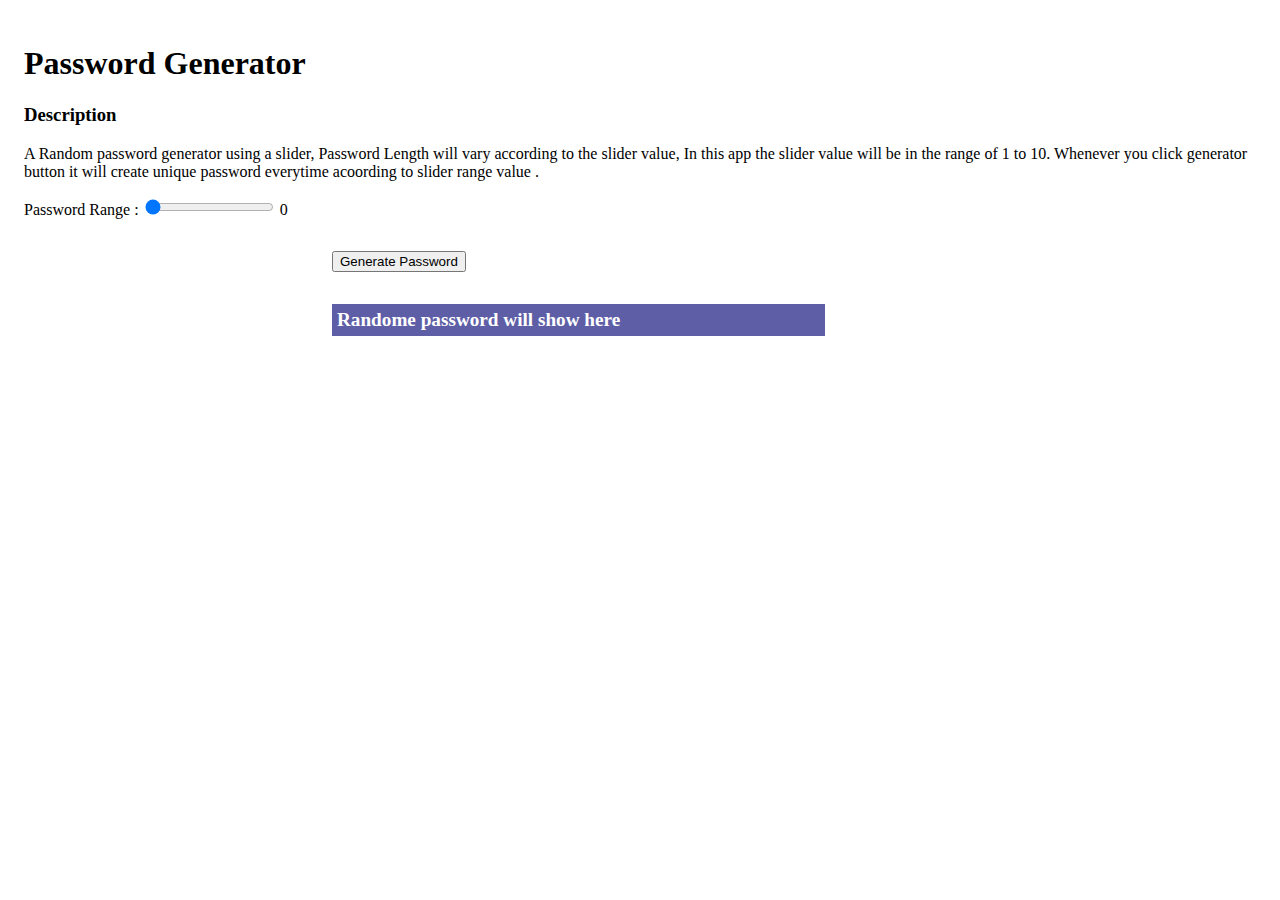
<file: Day1/index.html>
<!DOCTYPE html>
<html lang="en">
<head>
    <meta charset="UTF-8">
    <meta name="viewport" content="width=device-width, initial-scale=1.0">
    <title>Day1 of 100 Days</title>
    <link rel="stylesheet" href="style.css">
    <script src="main.js" defer></script>
</head>
<body>
   <header>
    <h1>Password Generator</h1>
   </header>
   <main>
    <section>
        <h3>Description</h3>
        <p>A Random password generator using a slider, Password Length will
            vary according to the slider value, In this app the slider value
            will be in the range of 1 to 10. Whenever you click generator button 
            it will create unique password everytime acoording to slider range 
            value .
        </p>
    </section>
    <section>
        Password Range : <input type="range" class="rangeVal" name="rangeVal"
        min="0" max="10" step="1" value="0">
        <span class="rangeVal_show">0</span>

        <div class="passGen">
            <button class="passGenBtn">Generate Password</button>
        </div>

        <div class="showPass">
            <h5>Randome password will show here</h5>
        </div>
    </section>
   </main>
</body>
</html>
</file>
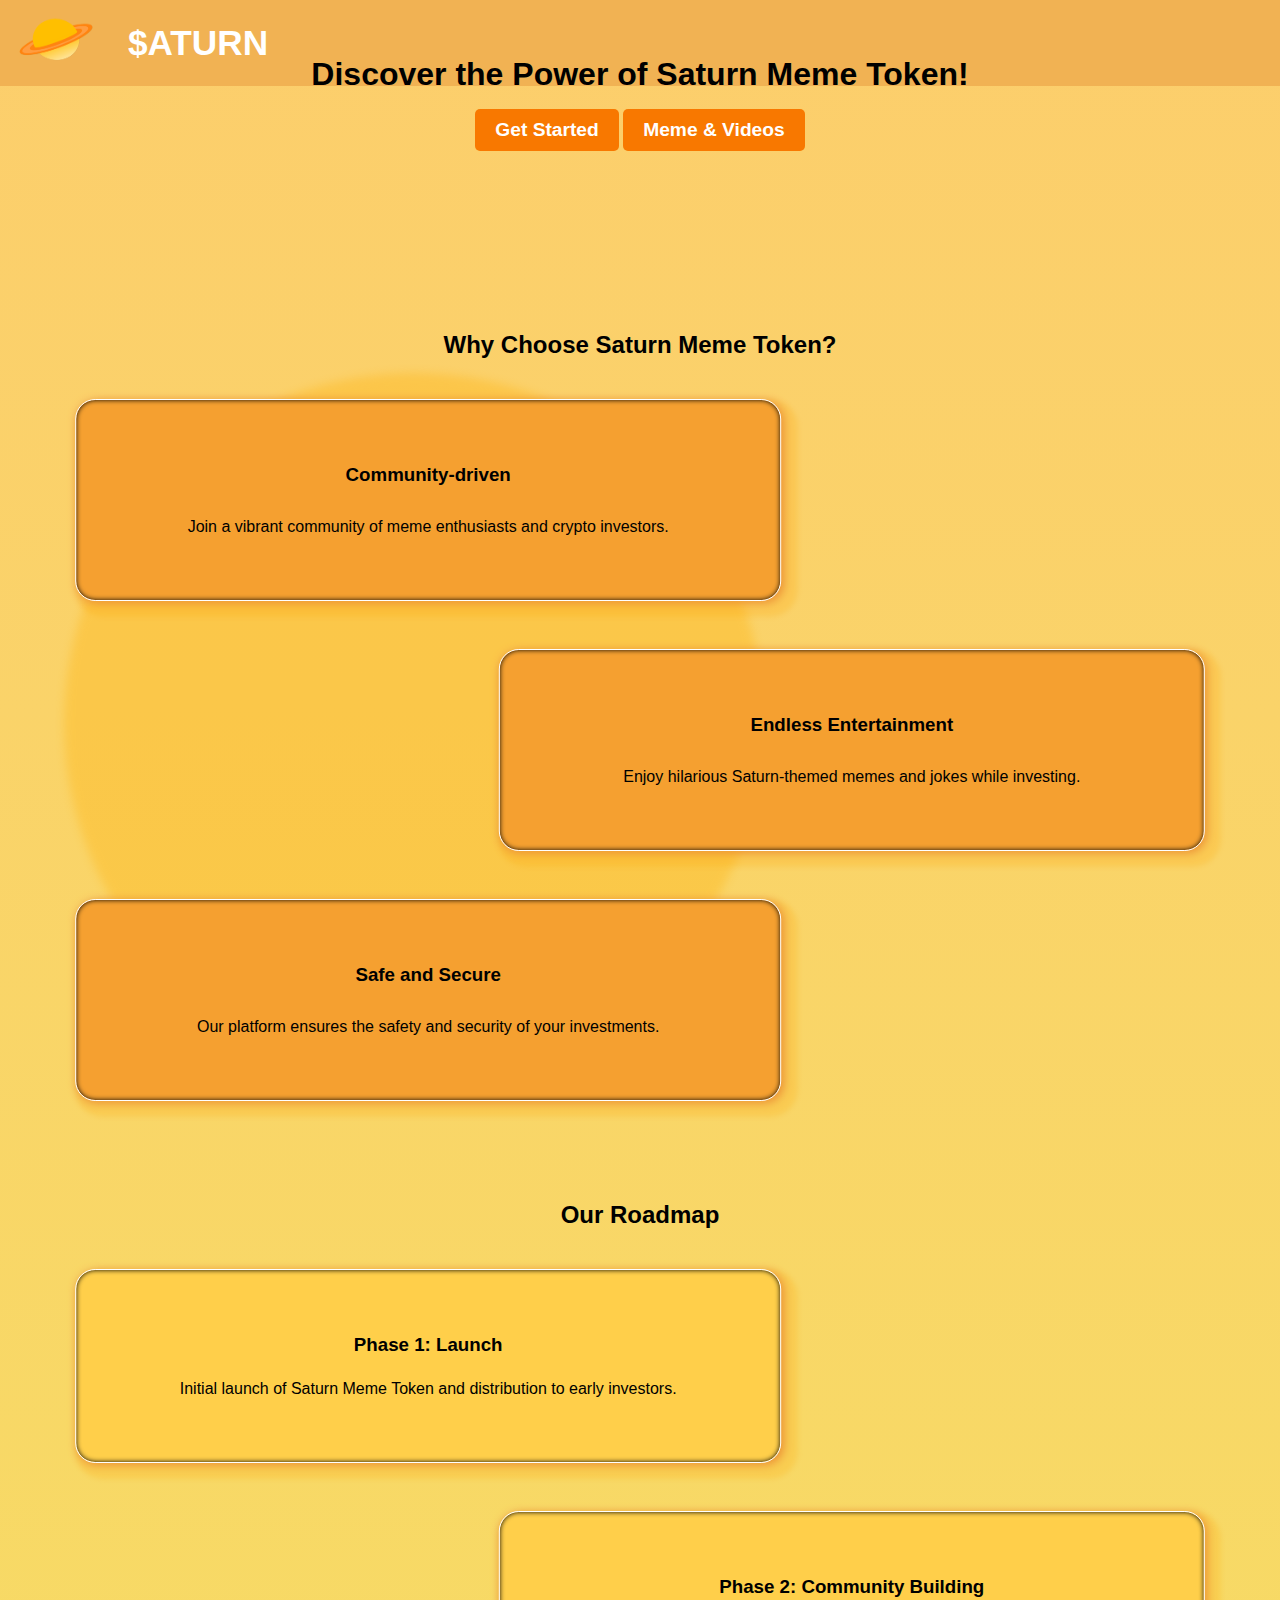
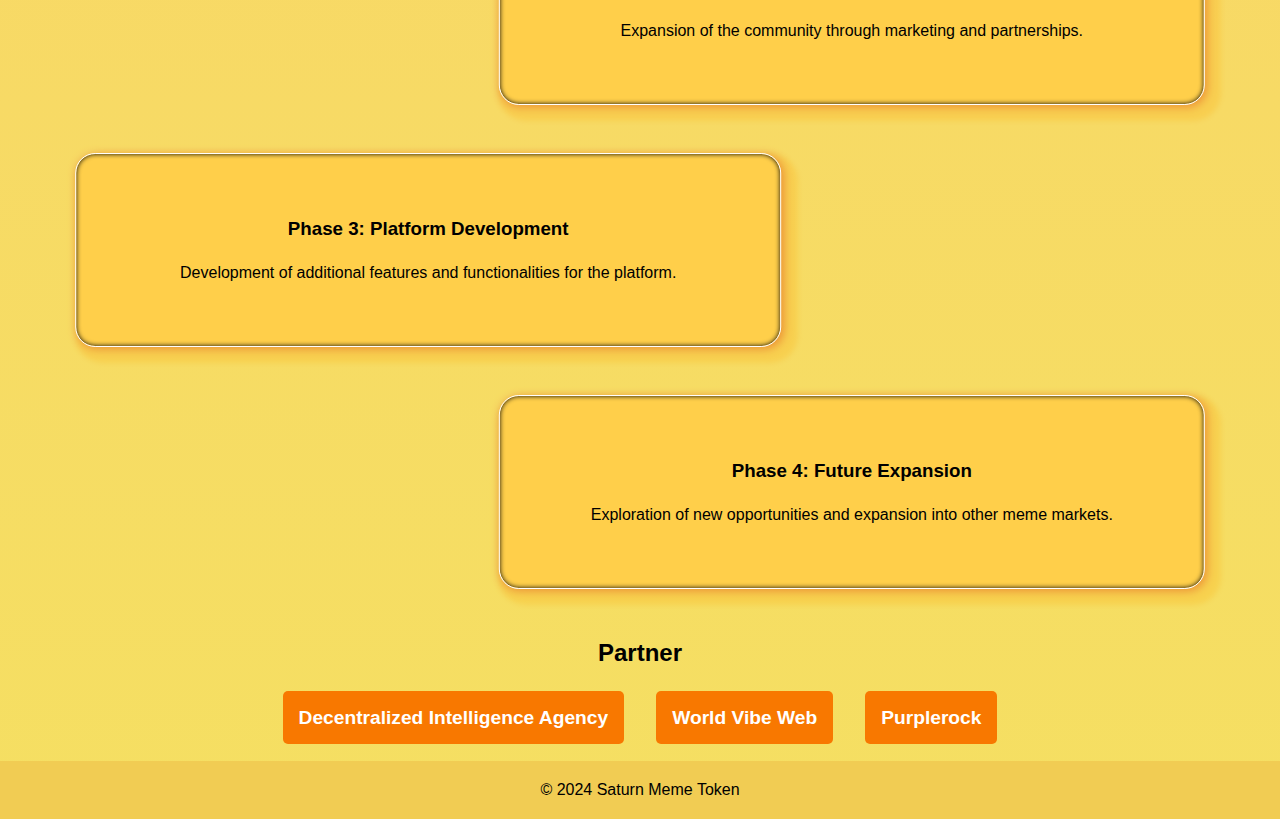
<file: Day10/index.html>
<!DOCTYPE html>
<html lang="en">
<head>
    <meta charset="UTF-8">
    <meta name="viewport" content="width=device-width, initial-scale=1.0">
    <title>Day10 Saturn Meme Token</title>
    <link rel="stylesheet" href="style.css">
    <script src="main.js" defer></script>
</head>
<body>
    <nav>
        <div class="container">
            <div class="saturn_logo"><img src="images/saturn_logo.png" alt=""></div>
            <div class="saturn_header"><h1 class="logo">$ATURN</h1></div>
        </div>
    </nav>

    <header>
        <div class="main_header iSec">
            <h1>Discover the Power of Saturn Meme Token!</h1>
            <a href="#" class="btn">Get Started</a>
            <a class="second_link btn" href="watch.html" class="btn">Meme & Videos</a>
        </div>
    </header>

    <main>
        <section class="features iSec">
            <h2>Why Choose Saturn Meme Token?</h2>
            <div class="feature f1">
                <h3>Community-driven</h3>
                <p>Join a vibrant community of meme enthusiasts and crypto investors.</p>
            </div>
            <div class="feature f2">
                <h3>Endless Entertainment</h3>
                <p>Enjoy hilarious Saturn-themed memes and jokes while investing.</p>
            </div>
            <div class="feature f3">
                <h3>Safe and Secure</h3>
                <p>Our platform ensures the safety and security of your investments.</p>
            </div>

            <div class="circle"></div>
        </section>

        <section class="roadmap iSec">
            <h2>Our Roadmap</h2>
            <div class="roadmap-item r1">
                <h3>Phase 1: Launch</h3>
                <p>Initial launch of Saturn Meme Token and distribution to early investors.</p>
            </div>
            <div class="roadmap-item r2">
                <h3>Phase 2: Community Building</h3>
                <p>Expansion of the community through marketing and partnerships.</p>
            </div>
            <div class="roadmap-item r3">
                <h3>Phase 3: Platform Development</h3>
                <p>Development of additional features and functionalities for the platform.</p>
            </div>
            <div class="roadmap-item r4">
                <h3>Phase 4: Future Expansion</h3>
                <p>Exploration of new opportunities and expansion into other meme markets.</p>
            </div>
        </section>        

        <section>
            <div class="partner_section">
                <h2>Partner</h2>
                <ul>
                    <li><a href="https://dia.wiki/">Decentralized Intelligence Agency</a></li>
                    <li><a href="https://worldvibeweb.org/">World Vibe Web</a></li>
                    <li><a href="https://purplerock.xyz/">Purplerock</a></li>
                </ul>
            </div>
        </section>
    </main>

    <footer>
        <p>&copy; 2024 Saturn Meme Token</p>
    </footer>
</body>
</html>
</file>
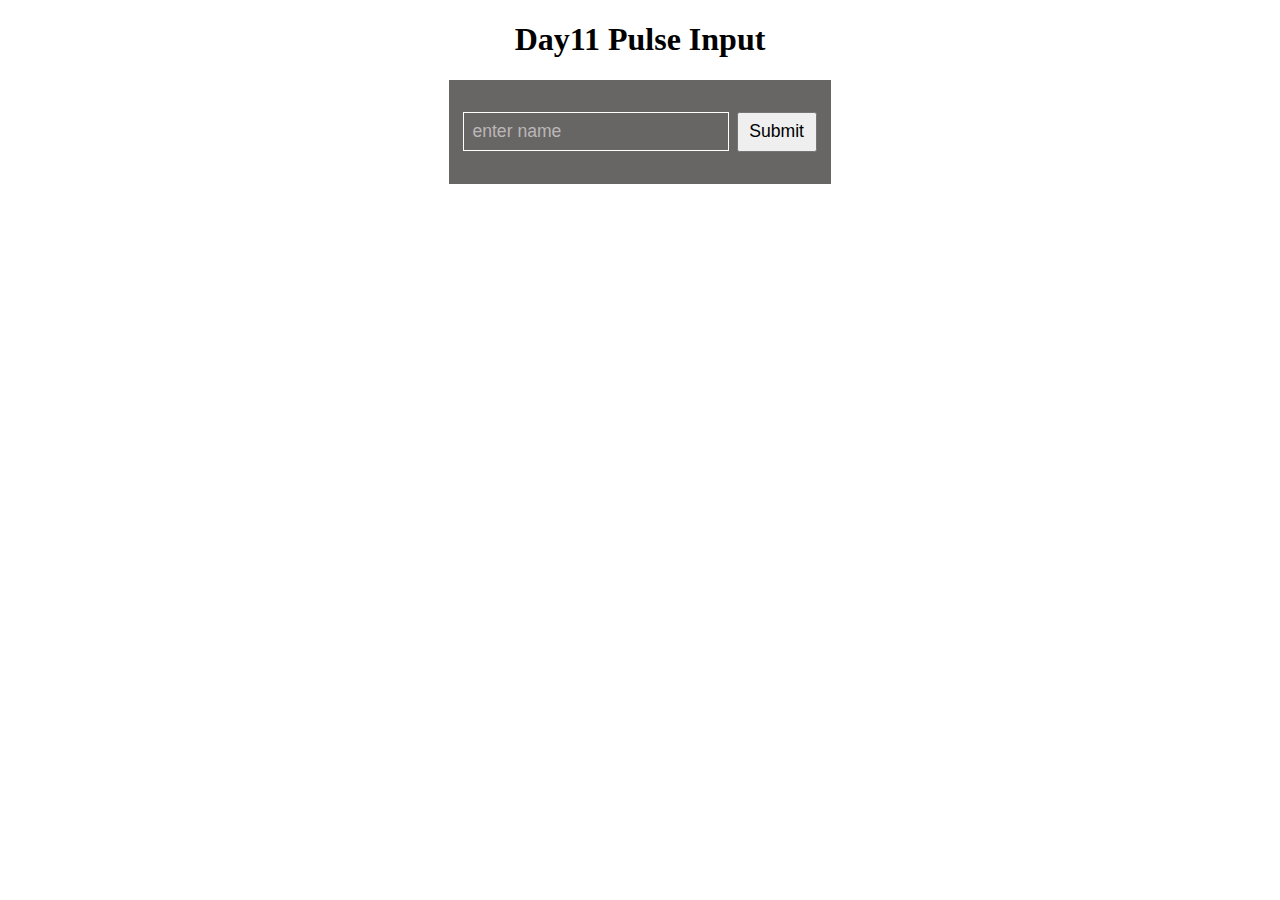
<file: Day11/index.html>
<!DOCTYPE html>
<html lang="en">
<head>
    <meta charset="UTF-8">
    <meta name="viewport" content="width=device-width, initial-scale=1.0">
    <title>Day11 challenge </title>
    <link rel="stylesheet" href="style.css">
    <script src="main.js" defer></script>
</head>
<body>

    <div>
        <h1>Day11 Pulse Input</h1>
    </div>

    <section>
        <div class="pulse_btn">
            <div class="inp">
                <input type="input" value="" placeholder="enter name">
                <span><img src="manu_close.png" alt="" srcset=""></span>
            </div>
            <div class="btn"><input type="button" value="Submit"></div>
        </div>
    </section>
    

</body>
</html>
</file>
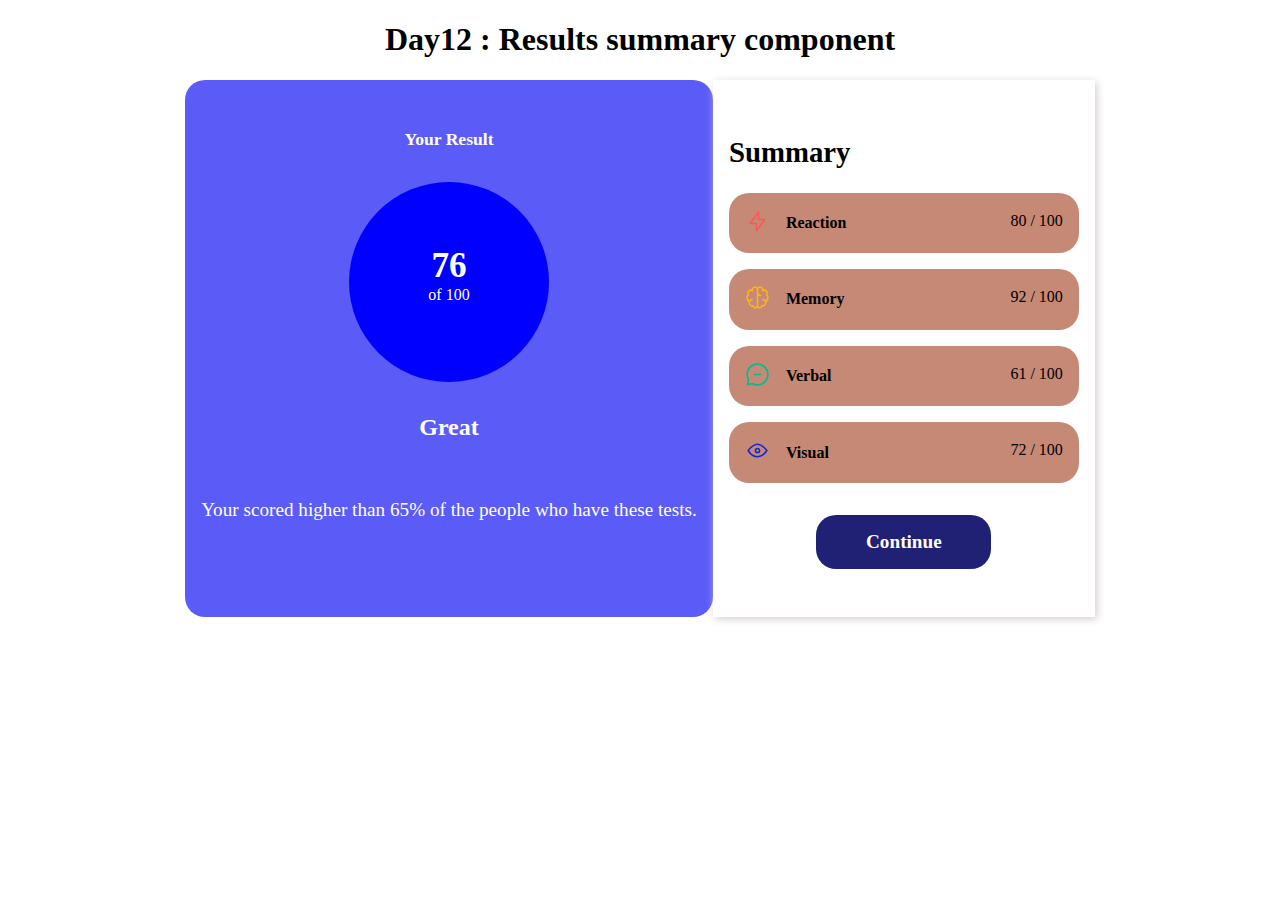
<file: Day12/index.html>
<!DOCTYPE html>
<html lang="en">
<head>
    <meta charset="UTF-8">
    <meta name="viewport" content="width=device-width, initial-scale=1.0">
    <title>Day12 challenge </title>
    <link rel="stylesheet" href="style.css">
    <script src="main.js" defer></script>
</head>
<body>

    <div>
        <h1>Day12 : Results summary component</h1>
    </div>

    <section class="main_sec">
        <div class="result">
            <div class="header_res"><p>Your Result</p></div>
            <div class="circle_res">
                <div>76</div>
                <div>of 100</div>
            </div>
            <div class="great_res"><h2>Great</h2></div>
            <div class="desc_res"><p>Your scored higher than 65% of the people who have these tests.</p></div>
        </div>
        <div class="summary">
            <div class="summary_header"><h2>Summary</h2></div>
            <div class="summary_lists">
                
            </div>
            <div class="continue">Continue</div>
        </div>
        </div>
    </section>
    

</body>
</html>

<!-- 
    shift+alt+select, alt+1/2/3(tab), ctrl+p, ctrl+b, ctrl+-/+(zoom),
    ctrl+\, ctrl+arrow(left right),  shift+ctrl+arrow, ctrl+/, 
    ctrl+d, shift+up/down/left/right(selct one line or letter),
    ctrl+shift+let/right/top/down(one line or one word)
 -->
</file>
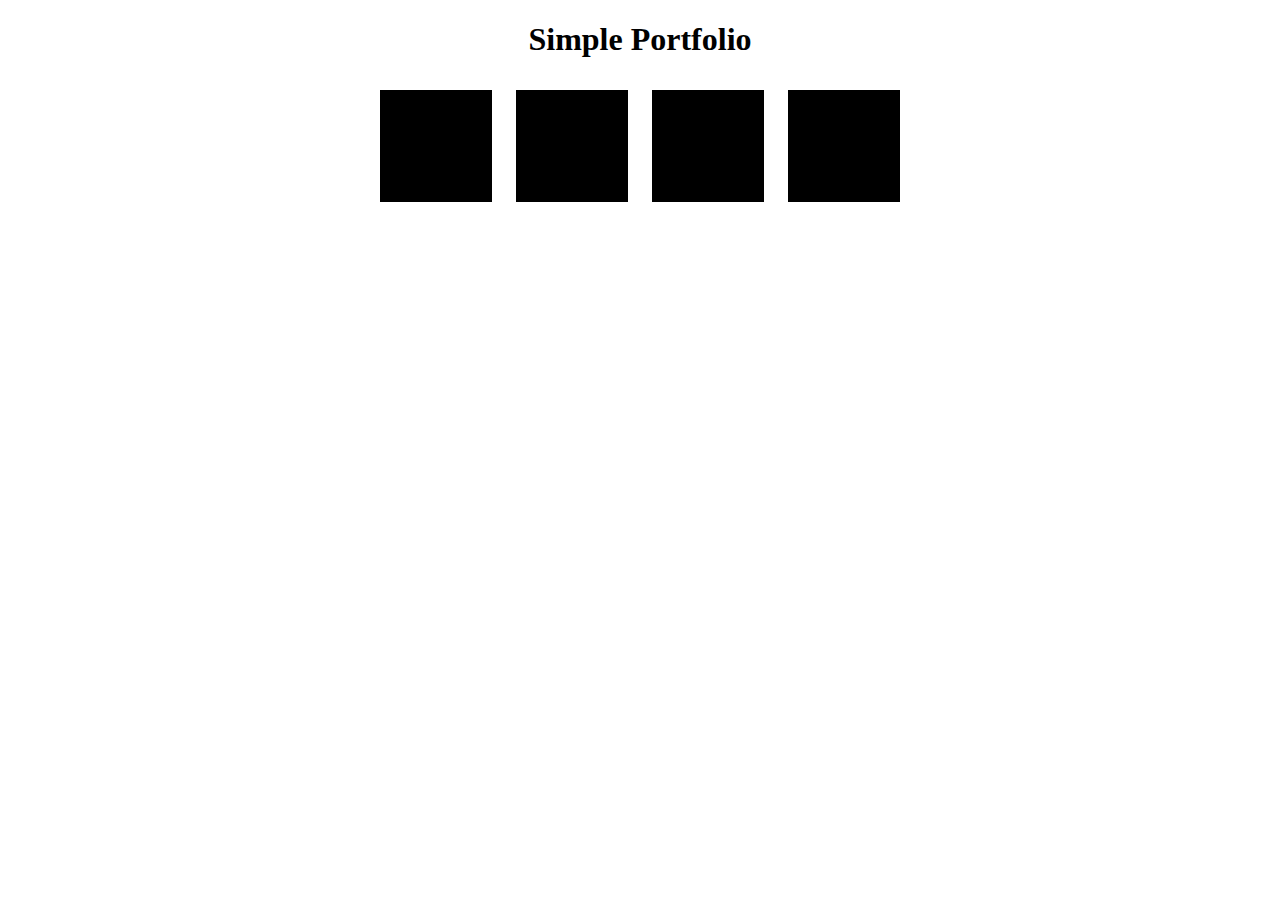
<file: Day14/index.html>
<!DOCTYPE html>
<html lang="en">
<head>
    <meta charset="UTF-8">
    <meta name="viewport" content="width=device-width, initial-scale=1.0">
    <title>Simple</title>
    <link rel="stylesheet" href="style.css">
    <script src="main.js" defer></script>
</head>
<body>

    <div>
        <h1>Simple Portfolio</h1>
    </div>

    <div class="myDiv">
        <div class="element" draggable="true"></div>
    </div>
    <div class="myDiv"></div>
    <div class="myDiv"></div>
    <div class="myDiv"></div>
    
</body>
</html>
</file>
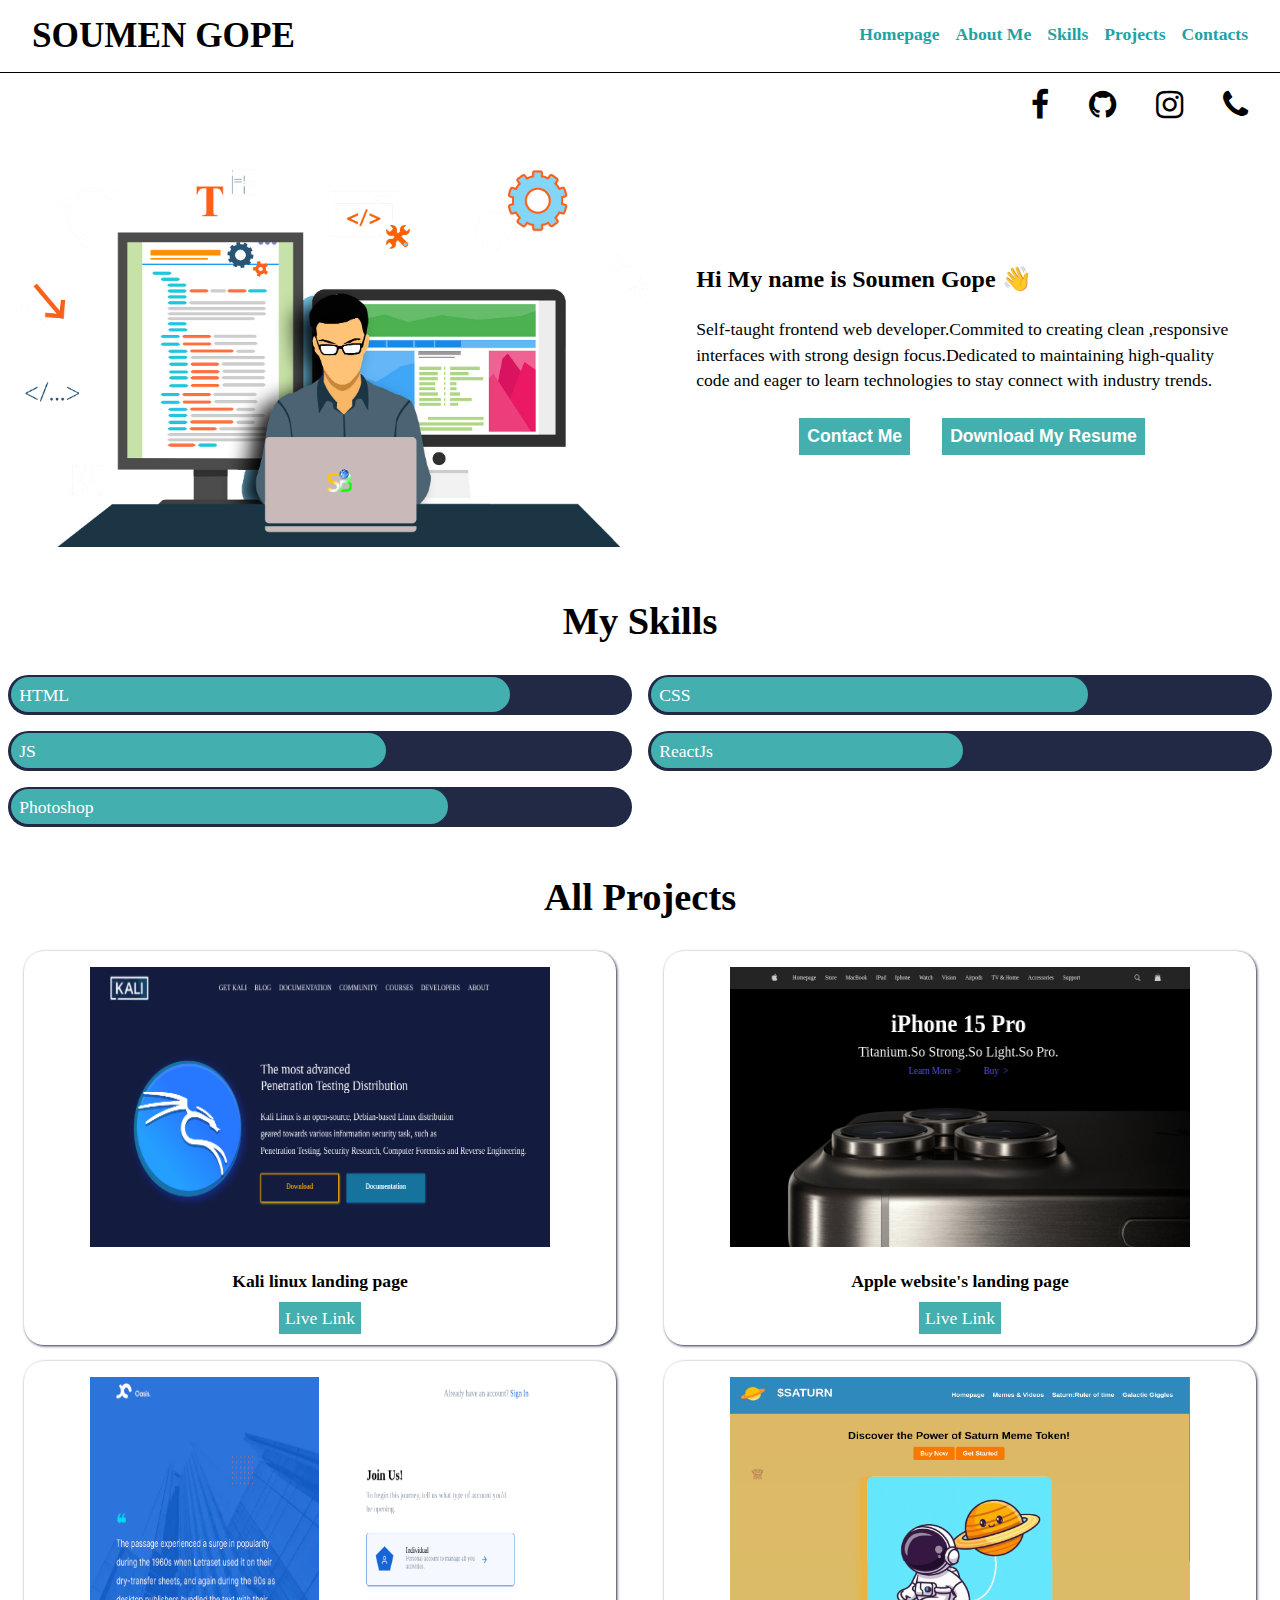
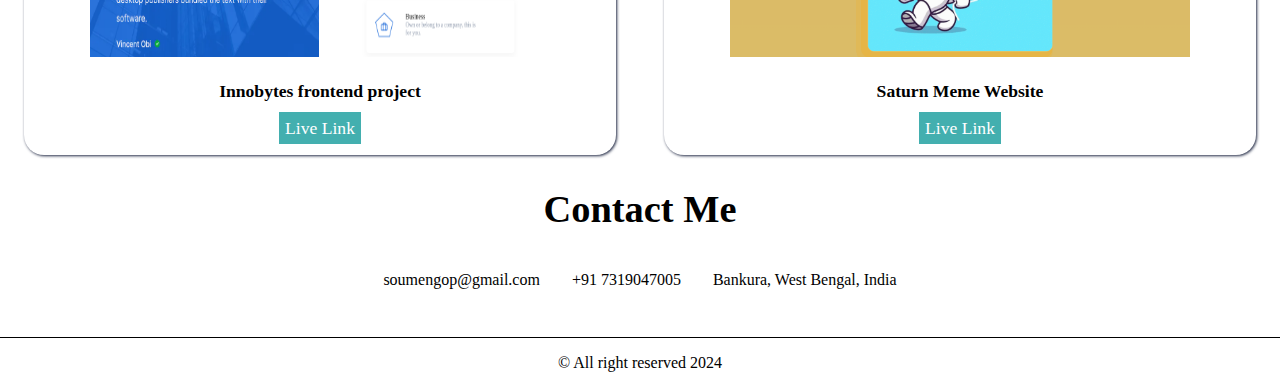
<file: Day15/index.html>
<!DOCTYPE html>
<html lang="en">
<head>
    <meta charset="UTF-8">
    <meta name="viewport" content="width=device-width, initial-scale=1.0">
    <title>Soumen Gope</title>
    <link rel="stylesheet" href="https://cdnjs.cloudflare.com/ajax/libs/font-awesome/4.7.0/css/font-awesome.min.css">
    <link rel="stylesheet" href="style.css">
</head>
<body>
    <header>
        <div class="main_header">
            <div class="header_name">SOUMEN GOPE</div>
            
            <nav>
                <div><a href="#">Homepage</a></div>
                <div><a href="#">About Me</a></div>
                <div><a href="#">Skills</a></div>
                <div><a href="#">Projects</a></div>
                <div><a href="#">Contacts</a></div>
            </nav>
        </div>
    </header>

    <section>
        <div class="contact_logos">
            <div><a href=""><i class="fa fa-facebook fa-2x"></i></a></i></div>
            <div><a href=""><i class="fa fa-github fa-2x"></i></a></i></div>
            <div><a href=""><i class="fa fa-instagram fa-2x"></i></a></i></div>
            <div><a href=""><i class="fa fa-phone fa-2x"></i></a></i></div>
        </div>
    </section>

    <main>

        <section>
            <div class="main_intro">
                <div class="left_side">
                    <img src="profile.png" alt="">
                </div>
                <div class="right_side">
                    <h2>Hi My name is Soumen Gope 👋</h2>
                    <p>Self-taught frontend web developer.Commited to creating clean ,responsive interfaces with strong design focus.Dedicated to maintaining high-quality code and eager to learn technologies to stay connect with industry trends.</p>
                    <div class="contacts">
                        <div><button>Contact Me</button></div>
                        <div><a href="Soumengope2024.pdf" download><button>Download My Resume</button></a></div>
                    </div>
                </div>
            </div>
        </section>

        <section>
            <div class="skills_header">
                <h1>My Skills</h1>
            </div>
            <div class="main_skills">
                <div>
                    <div class="eight"><p>HTML</p></div>
                </div>
                <div>
                    <div class="seven"><p>CSS</p></div>
                </div>
                <div>
                    <div class="six"><p>JS</p></div>
                </div>
                <div>
                    <div class="five"><p>ReactJs</p></div>
                </div>
                <div>
                    <div class="seven"><p>Photoshop</p></div>
                </div>
            </div>
        </section>

        <section>
            <div class="projects_header">
                <h1>All Projects</h1>
            </div>
            <div class="main_projects">
                <div class="projects_main">
                    <div class="projectLists">
                        <div class="img_proj"><img src="kaliOrg.png" alt=""></div>
                        <div><p>Kali linux landing page</p></div>
                        <div><a href="https://kaliorg.free.nf/">Live Link</a></div>
                    </div>
                </div>
                <div class="projects_main">
                    <div class="projectLists">
                        <div class="img_proj"><img src="appleOrg.png" alt=""></div>
                        <div><p>Apple website's landing page</p></div>
                        <div><a href="https://applehompepageclone.free.nf/">Live Link</a></div>
                    </div>
                </div>
                <div class="projects_main">
                    <div class="projectLists">
                        <div class="img_proj"><img src="innoBytes_frontend.png" alt=""></div>
                        <div><p>Innobytes frontend project</p></div>
                        <div><a href="https://innobytes-frontend-woad.vercel.app/">Live Link</a></div>
                    </div>
                </div>
                <div class="projects_main">
                    <div class="projectLists">
                        <div class="img_proj"><img src="saturn.png" alt=""></div>
                        <div><p>Saturn Meme Website</p></div>
                        <div><a href="https://soumengope.github.io/Saturn-Meme-Token/">Live Link</a></div>
                    </div>
                </div>
            </div>
        </section>

        <section>
            <div class="contacts_header">
                <h1>Contact Me</h1>
            </div>
            <div class="contacts">
                <p>soumengop@gmail.com</p>
                <p>+91 7319047005</p>
                <p>Bankura, West Bengal, India</p>
            </div>
        </section>

    </main>

    <footer>
        <div>
            <p>&#169 All right reserved 2024</p>
        </div>
    </footer>
</body>
</html>
</file>
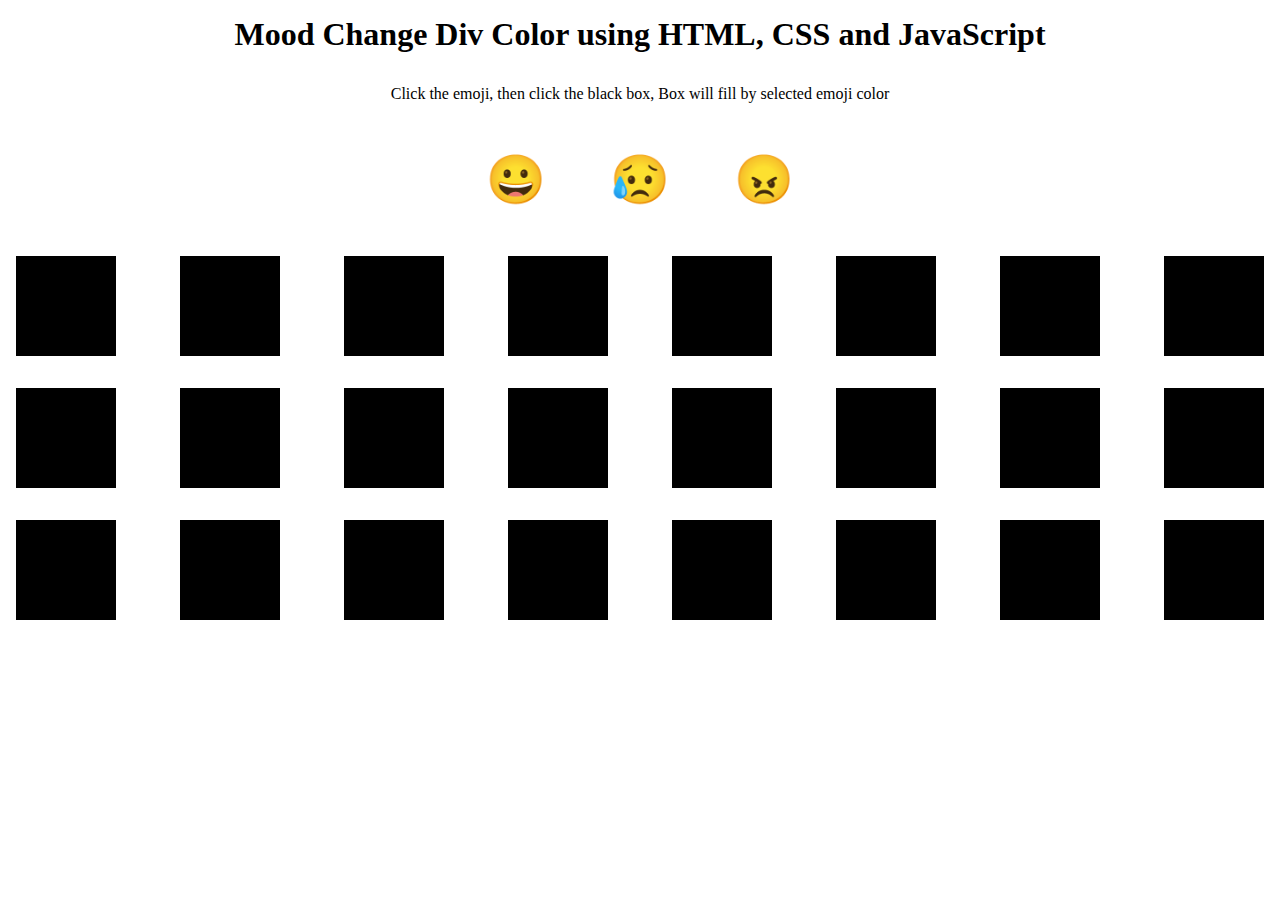
<file: Day2/index.html>
<!DOCTYPE html>
<html lang="en">
<head>
    <meta charset="UTF-8">
    <meta name="viewport" content="width=device-width, initial-scale=1.0">
    <title>Day 2 of 100 Days coding Challenge</title>
    <link rel="stylesheet" href="style.css" />
    <script src="main.js" defer></script>
</head>
<body>
    <header>
        <h1> Mood Change Div Color using HTML, CSS and JavaScript</h1>
        <p>Click the emoji, then click the black box, Box will fill by selected emoji color</p>
    </header>
    <section>
        <div class="emojies">
            <div class="emoji happy">😀</div>
            <div class="emoji sad">😥</div>
            <div class="emoji angry">😠</div>
        </div>
    </section>

    <main>
        <section>
            <div class="main">
                <div class="divs"></div>
                <div class="divs"></div>
                <div class="divs"></div>
                <div class="divs"></div>
                <div class="divs"></div>
                <div class="divs"></div>
                <div class="divs"></div>
                <div class="divs"></div>
                <div class="divs"></div>
                <div class="divs"></div>
                <div class="divs"></div>
                <div class="divs"></div>
                <div class="divs"></div>
                <div class="divs"></div>
                <div class="divs"></div>
                <div class="divs"></div>
                <div class="divs"></div>
                <div class="divs"></div>
                <div class="divs"></div>
                <div class="divs"></div>
                <div class="divs"></div>
                <div class="divs"></div>
                <div class="divs"></div>
                <div class="divs"></div>
            </div>
        </section>
    </main>

</body>
</html>
</file>
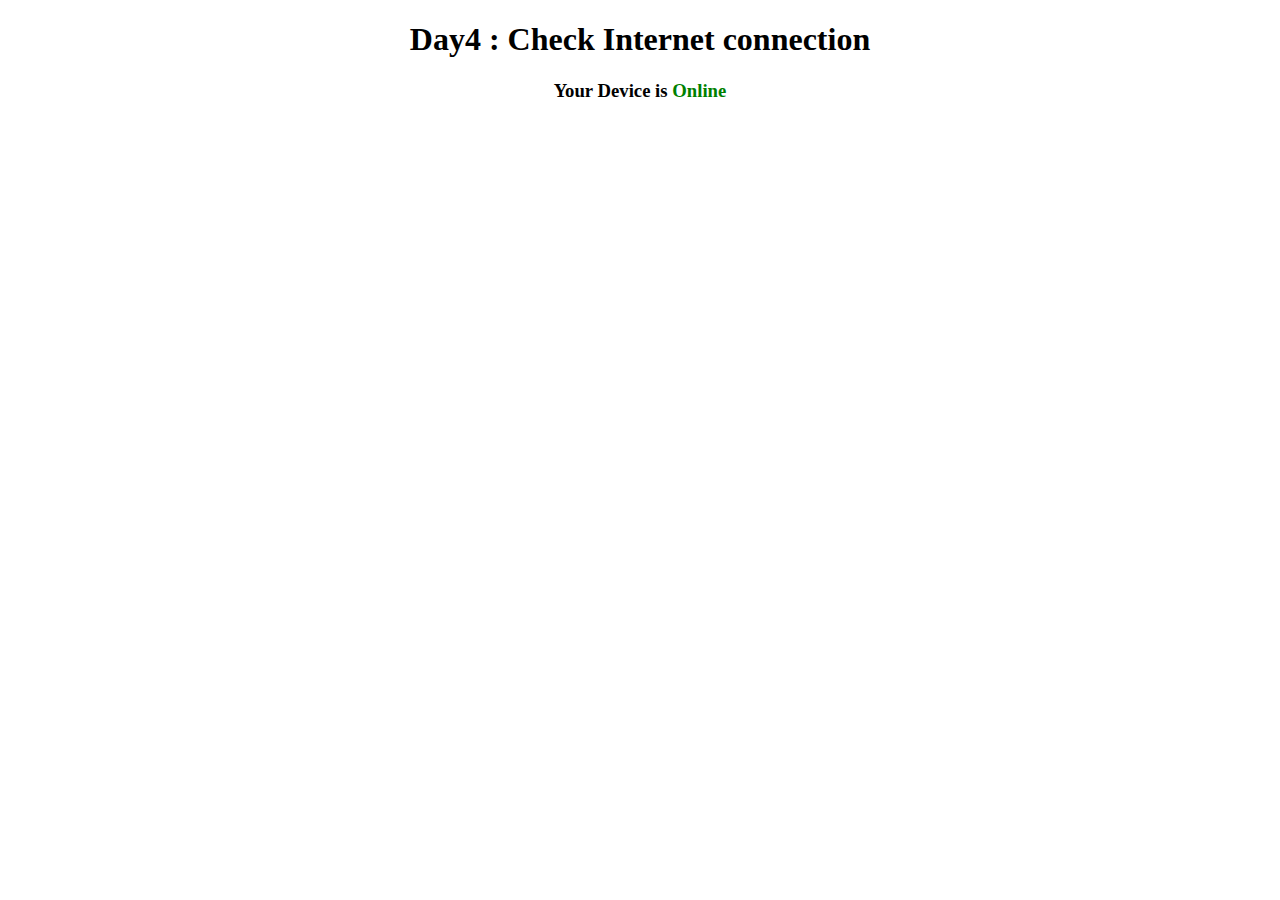
<file: Day4/index.html>
<!DOCTYPE html>
<html lang="en">
<head>
    <meta charset="UTF-8">
    <meta name="viewport" content="width=device-width, initial-scale=1.0">
    <title>Day4 online check</title>
    <link rel="stylesheet" href="style.css">
    <script src="main.js" defer></script>
</head>
<body>

<header>
    <h1>Day4 : Check Internet connection</h1>
</header>

<main>
    <section>
        <h3 class="onlChk">Your Device is <span></span></h3>
    </section>
</main>



</body>
</html>

<!-- 
    shift+alt+select, alt+1/2/3(tab), ctrl+p, ctrl+b, ctrl+-/+(zoom),
    ctrl+\, ctrl+arrow(left right),  shift+ctrl+arrow, ctrl+/, 
    ctrl+d, shift+up/down/left/right(selct one line or letter),
    ctrl+shift+let/right/top/down(one line or one word)
 -->
</file>
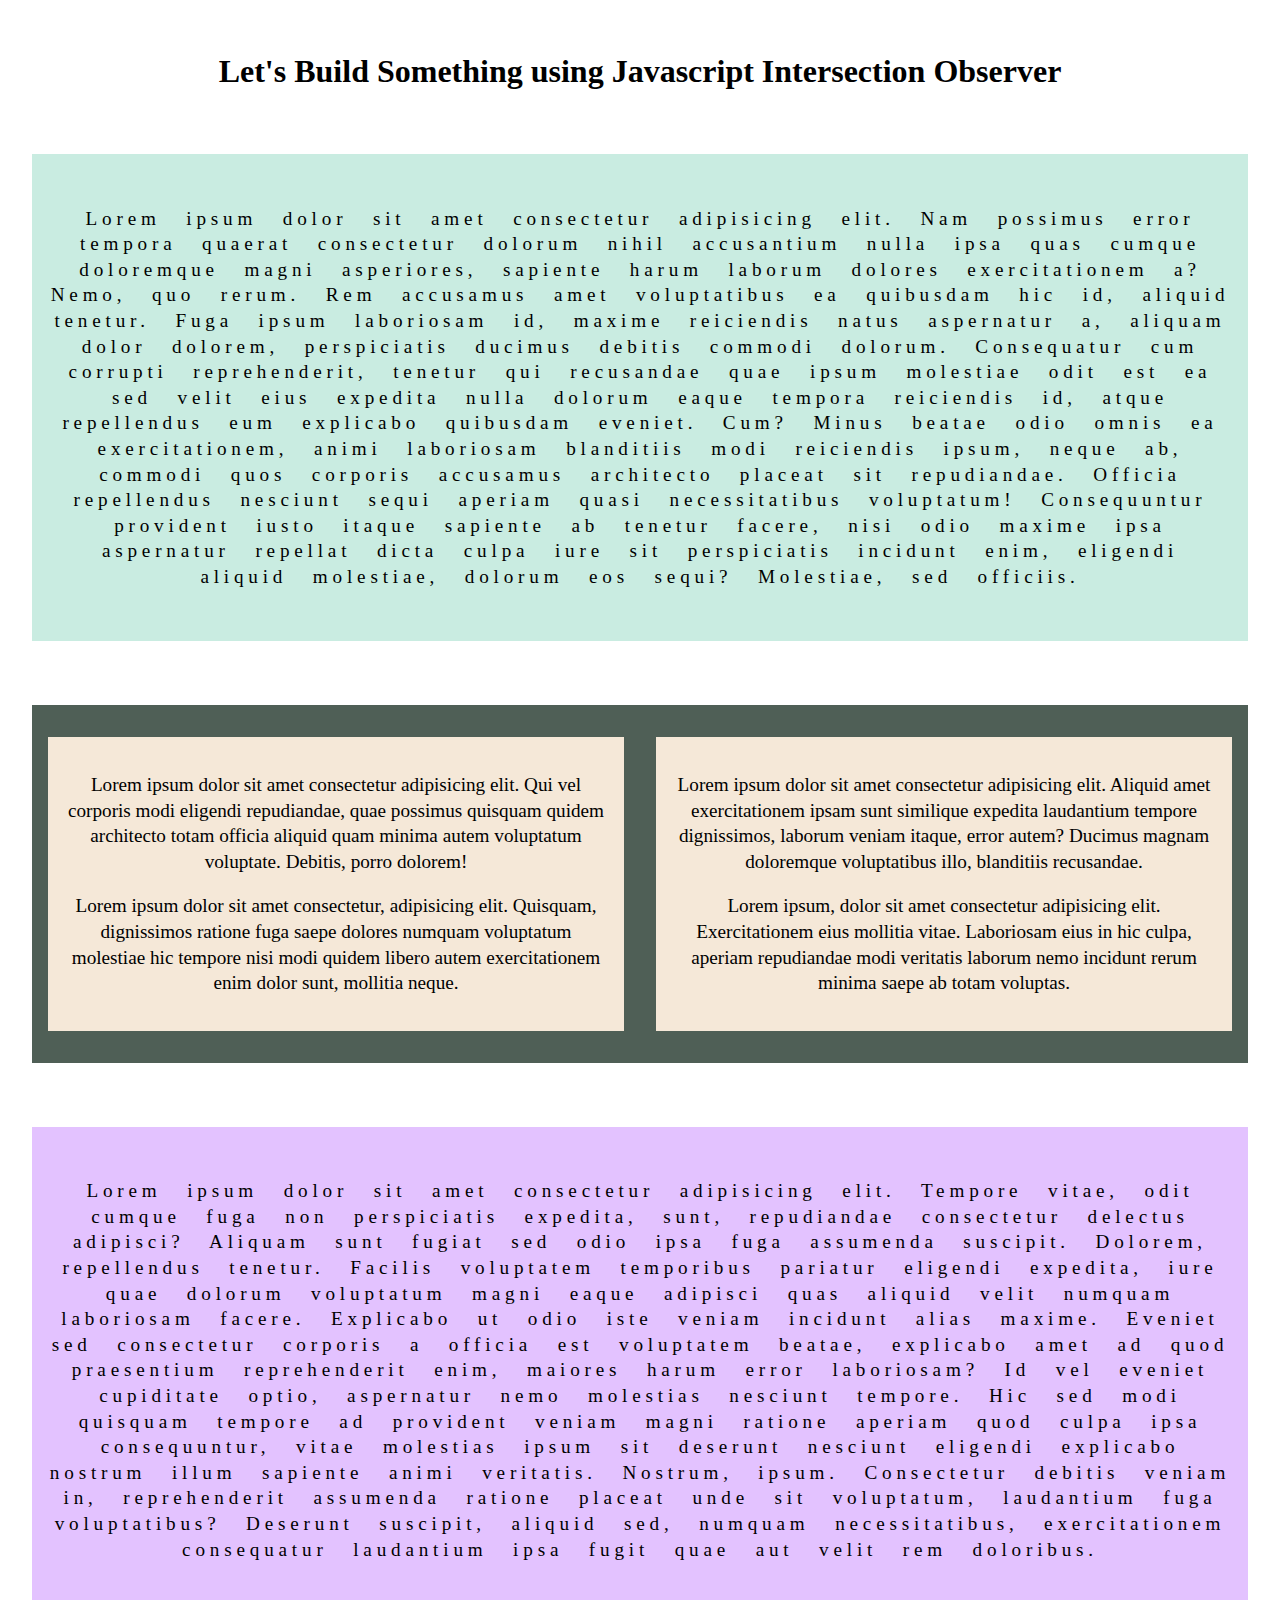
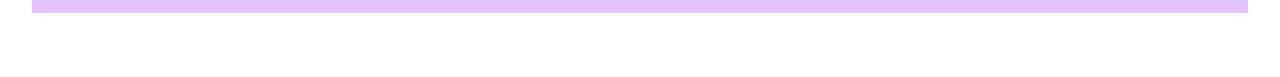
<file: Day5/index.html>
<!DOCTYPE html>
<html lang="en">
<head>
    <meta charset="UTF-8">
    <meta name="viewport" content="width=device-width, initial-scale=1.0">
    <title>Day5 JS Intersection Observer</title>
    <link rel="stylesheet" href="style.css">
    <script src="main.js" defer></script>
</head>
<body>

<header>
    <h1>Let's Build Something using Javascript Intersection Observer</h1>
</header>

<main>

    <section>
        <div class="div1 obs">
            <p>Lorem ipsum dolor sit amet consectetur adipisicing elit. Nam possimus error tempora quaerat consectetur dolorum nihil accusantium nulla ipsa quas cumque doloremque magni asperiores, sapiente harum laborum dolores exercitationem a?
            Nemo, quo rerum. Rem accusamus amet voluptatibus ea quibusdam hic id, aliquid tenetur. Fuga ipsum laboriosam id, maxime reiciendis natus aspernatur a, aliquam dolor dolorem, perspiciatis ducimus debitis commodi dolorum.
            Consequatur cum corrupti reprehenderit, tenetur qui recusandae quae ipsum molestiae odit est ea sed velit eius expedita nulla dolorum eaque tempora reiciendis id, atque repellendus eum explicabo quibusdam eveniet. Cum?
            Minus beatae odio omnis ea exercitationem, animi laboriosam blanditiis modi reiciendis ipsum, neque ab, commodi quos corporis accusamus architecto placeat sit repudiandae. Officia repellendus nesciunt sequi aperiam quasi necessitatibus voluptatum!
            Consequuntur provident iusto itaque sapiente ab tenetur facere, nisi odio maxime ipsa aspernatur repellat dicta culpa iure sit perspiciatis incidunt enim, eligendi aliquid molestiae, dolorum eos sequi? Molestiae, sed officiis.</p>
        </div>
    </section>

    <section>
        <div class="div2_main obs">
            <div class="div2">
                <p>Lorem ipsum dolor sit amet consectetur adipisicing elit. Qui vel corporis modi eligendi repudiandae, quae possimus quisquam quidem architecto totam officia aliquid quam minima autem voluptatum voluptate. Debitis, porro dolorem!</p>
                <p>Lorem ipsum dolor sit amet consectetur, adipisicing elit. Quisquam, dignissimos ratione fuga saepe dolores numquam voluptatum molestiae hic tempore nisi modi quidem libero autem exercitationem enim dolor sunt, mollitia neque.</p>
            </div>
            <div class="div2">
                <p>Lorem ipsum dolor sit amet consectetur adipisicing elit. Aliquid amet exercitationem ipsam sunt similique expedita laudantium tempore dignissimos, laborum veniam itaque, error autem? Ducimus magnam doloremque voluptatibus illo, blanditiis recusandae.</p>
                <p>Lorem ipsum, dolor sit amet consectetur adipisicing elit. Exercitationem eius mollitia vitae. Laboriosam eius in hic culpa, aperiam repudiandae modi veritatis laborum nemo incidunt rerum minima saepe ab totam voluptas.</p>
            </div>
        </div>
    </section>

    <section>
        <div class="div3 obs">
            <p>Lorem ipsum dolor sit amet consectetur adipisicing elit. Tempore vitae, odit cumque fuga non perspiciatis expedita, sunt, repudiandae consectetur delectus adipisci? Aliquam sunt fugiat sed odio ipsa fuga assumenda suscipit.
            Dolorem, repellendus tenetur. Facilis voluptatem temporibus pariatur eligendi expedita, iure quae dolorum voluptatum magni eaque adipisci quas aliquid velit numquam laboriosam facere. Explicabo ut odio iste veniam incidunt alias maxime.
            Eveniet sed consectetur corporis a officia est voluptatem beatae, explicabo amet ad quod praesentium reprehenderit enim, maiores harum error laboriosam? Id vel eveniet cupiditate optio, aspernatur nemo molestias nesciunt tempore.
            Hic sed modi quisquam tempore ad provident veniam magni ratione aperiam quod culpa ipsa consequuntur, vitae molestias ipsum sit deserunt nesciunt eligendi explicabo nostrum illum sapiente animi veritatis. Nostrum, ipsum.
            Consectetur debitis veniam in, reprehenderit assumenda ratione placeat unde sit voluptatum, laudantium fuga voluptatibus? Deserunt suscipit, aliquid sed, numquam necessitatibus, exercitationem consequatur laudantium ipsa fugit quae aut velit rem doloribus.</p>
        </div>
    </section>

</main>


</body>
</html>
</file>
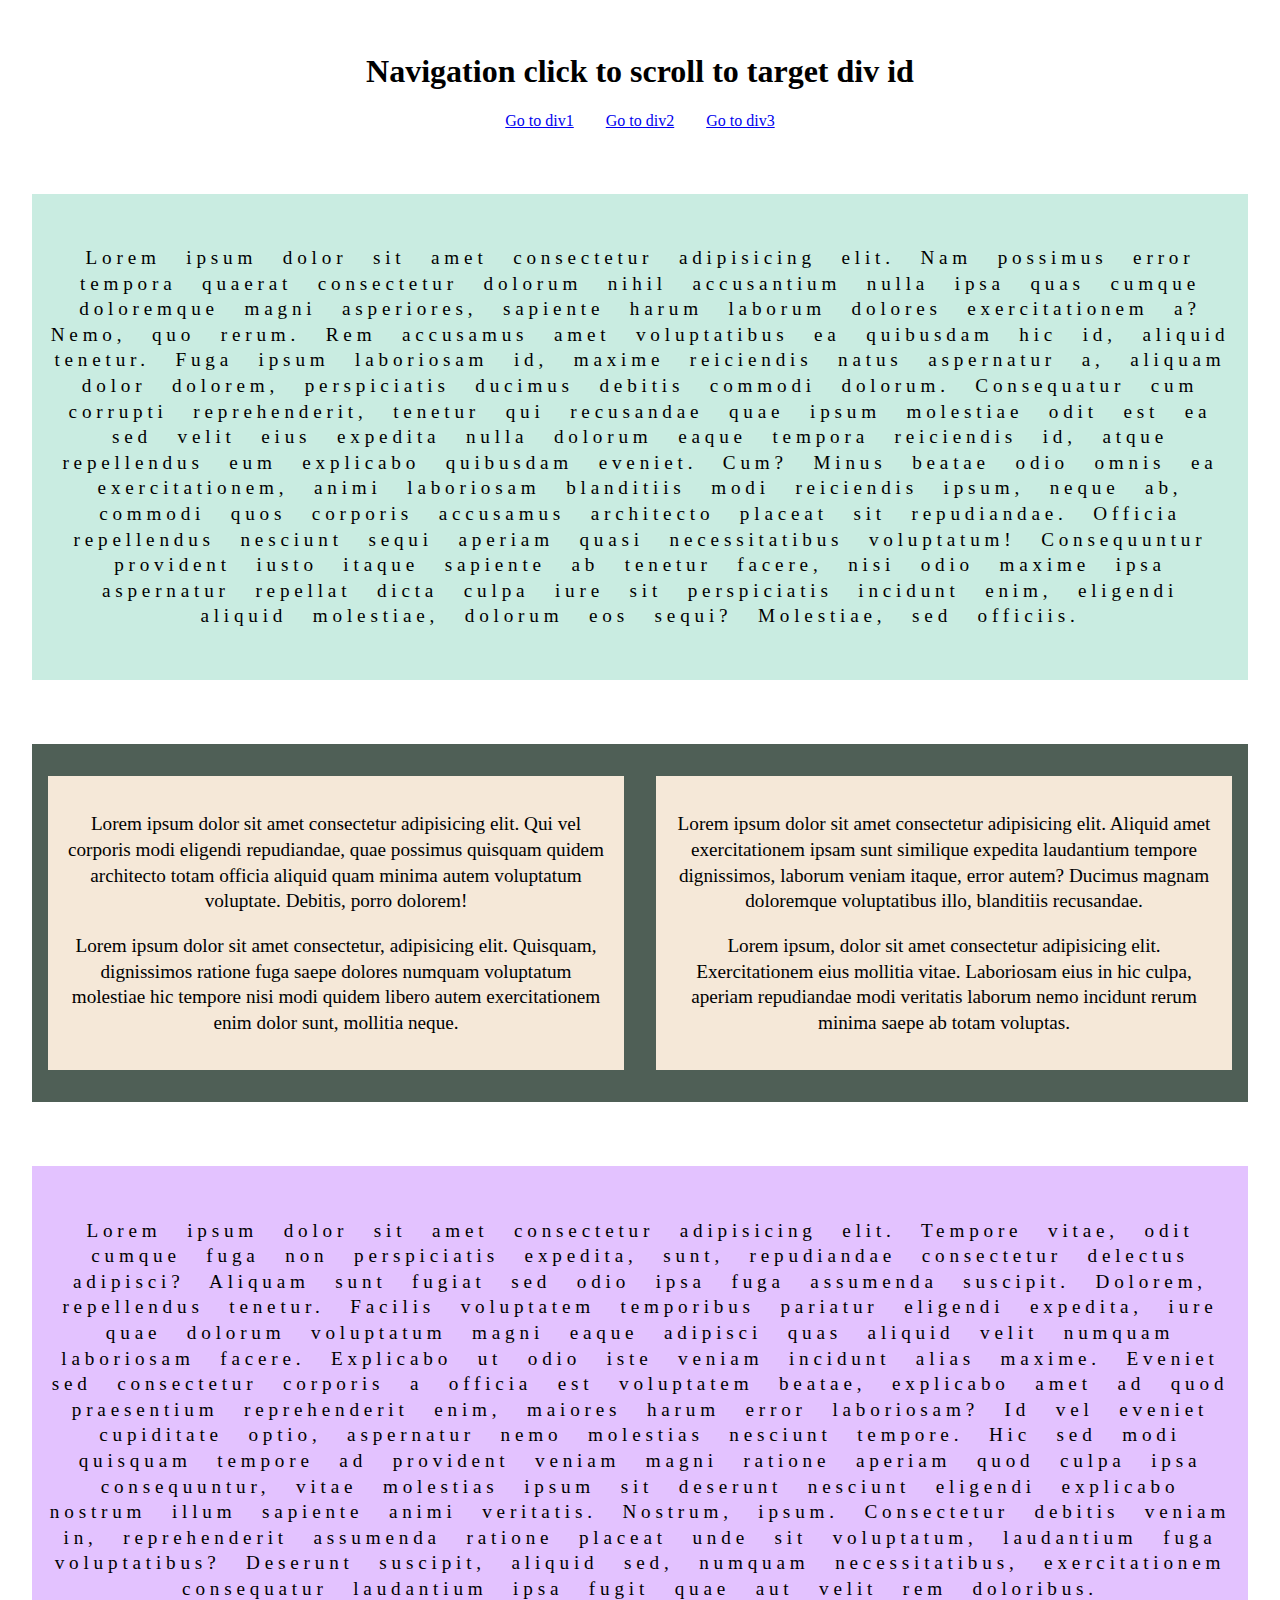
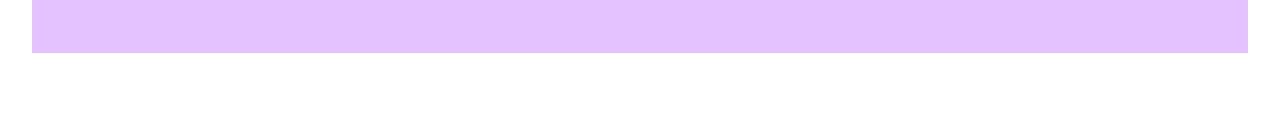
<file: Day6/index.html>
<!DOCTYPE html>
<html lang="en">
<head>
    <meta charset="UTF-8">
    <meta name="viewport" content="width=device-width, initial-scale=1.0">
    <title>Day6 challenge </title>
    <link rel="stylesheet" href="style.css">
    <script src="main.js" defer></script>
</head>
<body>

<header>
    <h1>Navigation click to scroll to target div id</h1>
</header>

<nav>
    <div class="main_nav">
        <div><a href="#div_one">Go to div1</a></div>
        <div><a href="#div_two">Go to div2</a></div>
        <div><a href="#div_three">Go to div3</a></div>
    </div>
</nav>

<main>

    <section>
        <div class="div1" id="div_one">
            <p>Lorem ipsum dolor sit amet consectetur adipisicing elit. Nam possimus error tempora quaerat consectetur dolorum nihil accusantium nulla ipsa quas cumque doloremque magni asperiores, sapiente harum laborum dolores exercitationem a?
            Nemo, quo rerum. Rem accusamus amet voluptatibus ea quibusdam hic id, aliquid tenetur. Fuga ipsum laboriosam id, maxime reiciendis natus aspernatur a, aliquam dolor dolorem, perspiciatis ducimus debitis commodi dolorum.
            Consequatur cum corrupti reprehenderit, tenetur qui recusandae quae ipsum molestiae odit est ea sed velit eius expedita nulla dolorum eaque tempora reiciendis id, atque repellendus eum explicabo quibusdam eveniet. Cum?
            Minus beatae odio omnis ea exercitationem, animi laboriosam blanditiis modi reiciendis ipsum, neque ab, commodi quos corporis accusamus architecto placeat sit repudiandae. Officia repellendus nesciunt sequi aperiam quasi necessitatibus voluptatum!
            Consequuntur provident iusto itaque sapiente ab tenetur facere, nisi odio maxime ipsa aspernatur repellat dicta culpa iure sit perspiciatis incidunt enim, eligendi aliquid molestiae, dolorum eos sequi? Molestiae, sed officiis.</p>
        </div>
    </section>

    <section>
        <div class="div2_main" id="div_two">
            <div class="div2">
                <p>Lorem ipsum dolor sit amet consectetur adipisicing elit. Qui vel corporis modi eligendi repudiandae, quae possimus quisquam quidem architecto totam officia aliquid quam minima autem voluptatum voluptate. Debitis, porro dolorem!</p>
                <p>Lorem ipsum dolor sit amet consectetur, adipisicing elit. Quisquam, dignissimos ratione fuga saepe dolores numquam voluptatum molestiae hic tempore nisi modi quidem libero autem exercitationem enim dolor sunt, mollitia neque.</p>
            </div>
            <div class="div2">
                <p>Lorem ipsum dolor sit amet consectetur adipisicing elit. Aliquid amet exercitationem ipsam sunt similique expedita laudantium tempore dignissimos, laborum veniam itaque, error autem? Ducimus magnam doloremque voluptatibus illo, blanditiis recusandae.</p>
                <p>Lorem ipsum, dolor sit amet consectetur adipisicing elit. Exercitationem eius mollitia vitae. Laboriosam eius in hic culpa, aperiam repudiandae modi veritatis laborum nemo incidunt rerum minima saepe ab totam voluptas.</p>
            </div>
        </div>
    </section>

    <section>
        <div class="div3" id="div_three">
            <p>Lorem ipsum dolor sit amet consectetur adipisicing elit. Tempore vitae, odit cumque fuga non perspiciatis expedita, sunt, repudiandae consectetur delectus adipisci? Aliquam sunt fugiat sed odio ipsa fuga assumenda suscipit.
            Dolorem, repellendus tenetur. Facilis voluptatem temporibus pariatur eligendi expedita, iure quae dolorum voluptatum magni eaque adipisci quas aliquid velit numquam laboriosam facere. Explicabo ut odio iste veniam incidunt alias maxime.
            Eveniet sed consectetur corporis a officia est voluptatem beatae, explicabo amet ad quod praesentium reprehenderit enim, maiores harum error laboriosam? Id vel eveniet cupiditate optio, aspernatur nemo molestias nesciunt tempore.
            Hic sed modi quisquam tempore ad provident veniam magni ratione aperiam quod culpa ipsa consequuntur, vitae molestias ipsum sit deserunt nesciunt eligendi explicabo nostrum illum sapiente animi veritatis. Nostrum, ipsum.
            Consectetur debitis veniam in, reprehenderit assumenda ratione placeat unde sit voluptatum, laudantium fuga voluptatibus? Deserunt suscipit, aliquid sed, numquam necessitatibus, exercitationem consequatur laudantium ipsa fugit quae aut velit rem doloribus.</p>
        </div>
    </section>

</main>


</body>
</html>
</file>
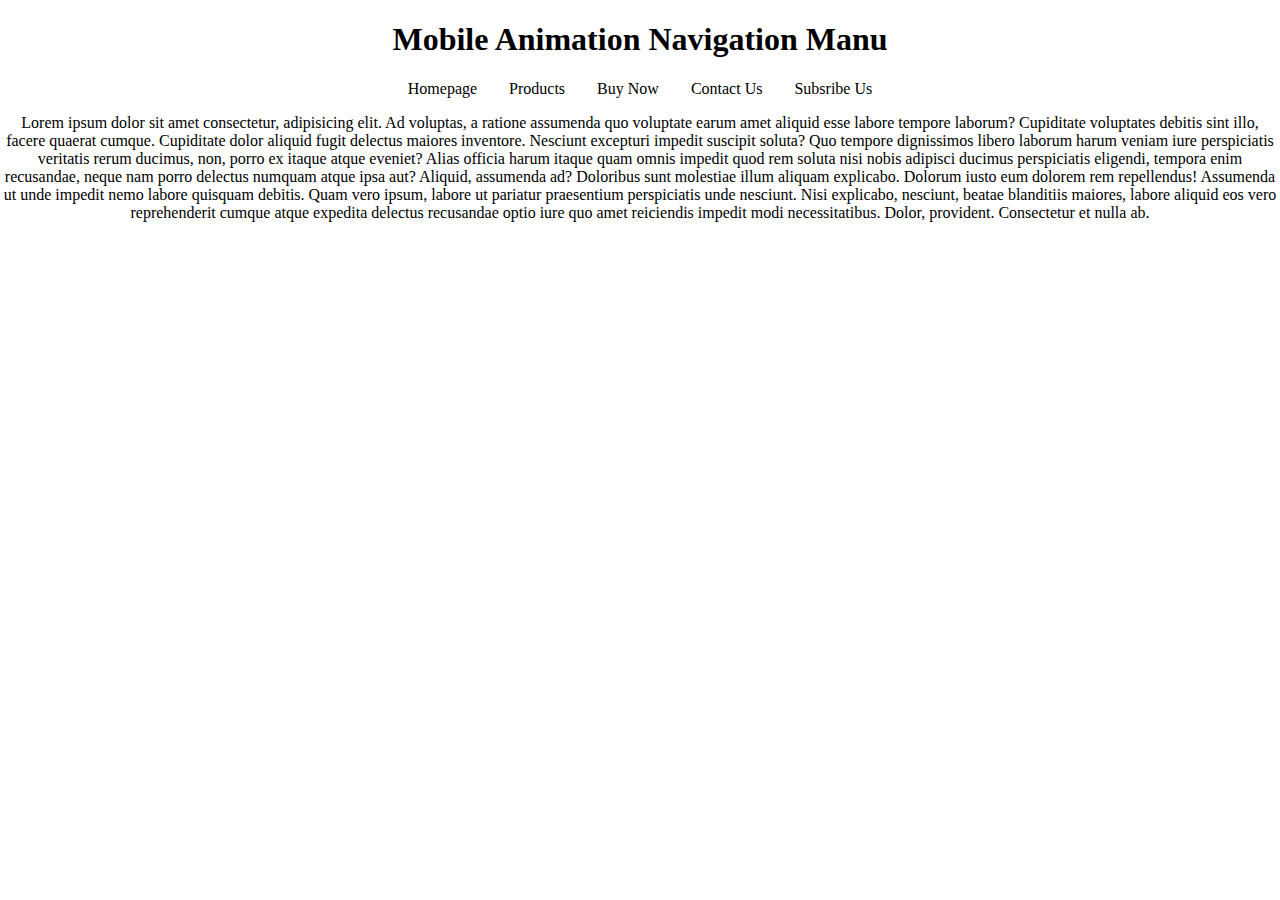
<file: Day7/index.html>
<!DOCTYPE html>
<html lang="en">
<head>
    <meta charset="UTF-8">
    <meta name="viewport" content="width=device-width, initial-scale=1.0">
    <title>Day7 challenge Animation Navigation</title>
    <link rel="stylesheet" href="style.css">
    <script src="main.js" defer></script>
</head>
<body>

<header>
    <h1>Mobile Animation Navigation Manu</h1>
</header>

<nav>
    <div class="main">
        <div class="opening">opening</div>
    
        <div class="closing">closing</div>

        <div class="main_nav">
            <div><a href="#">Homepage</a></div>
            <div><a href="#">Products</a></div>
            <div><a href="#">Buy Now</a></div>
            <div><a href="#">Contact Us</a></div>
            <div><a href="#">Subsribe Us</a></div>
        </div>
    </div>
</nav>

<section>
    <p>
        Lorem ipsum dolor sit amet consectetur, adipisicing elit. Ad voluptas, a ratione assumenda quo voluptate earum amet aliquid esse labore tempore laborum? Cupiditate voluptates debitis sint illo, facere quaerat cumque.
        Cupiditate dolor aliquid fugit delectus maiores inventore. Nesciunt excepturi impedit suscipit soluta? Quo tempore dignissimos libero laborum harum veniam iure perspiciatis veritatis rerum ducimus, non, porro ex itaque atque eveniet?
        Alias officia harum itaque quam omnis impedit quod rem soluta nisi nobis adipisci ducimus perspiciatis eligendi, tempora enim recusandae, neque nam porro delectus numquam atque ipsa aut? Aliquid, assumenda ad?
        Doloribus sunt molestiae illum aliquam explicabo. Dolorum iusto eum dolorem rem repellendus! Assumenda ut unde impedit nemo labore quisquam debitis. Quam vero ipsum, labore ut pariatur praesentium perspiciatis unde nesciunt.
        Nisi explicabo, nesciunt, beatae blanditiis maiores, labore aliquid eos vero reprehenderit cumque atque expedita delectus recusandae optio iure quo amet reiciendis impedit modi necessitatibus. Dolor, provident. Consectetur et nulla ab.
    </p>
</section>


</body>
</html>
</file>
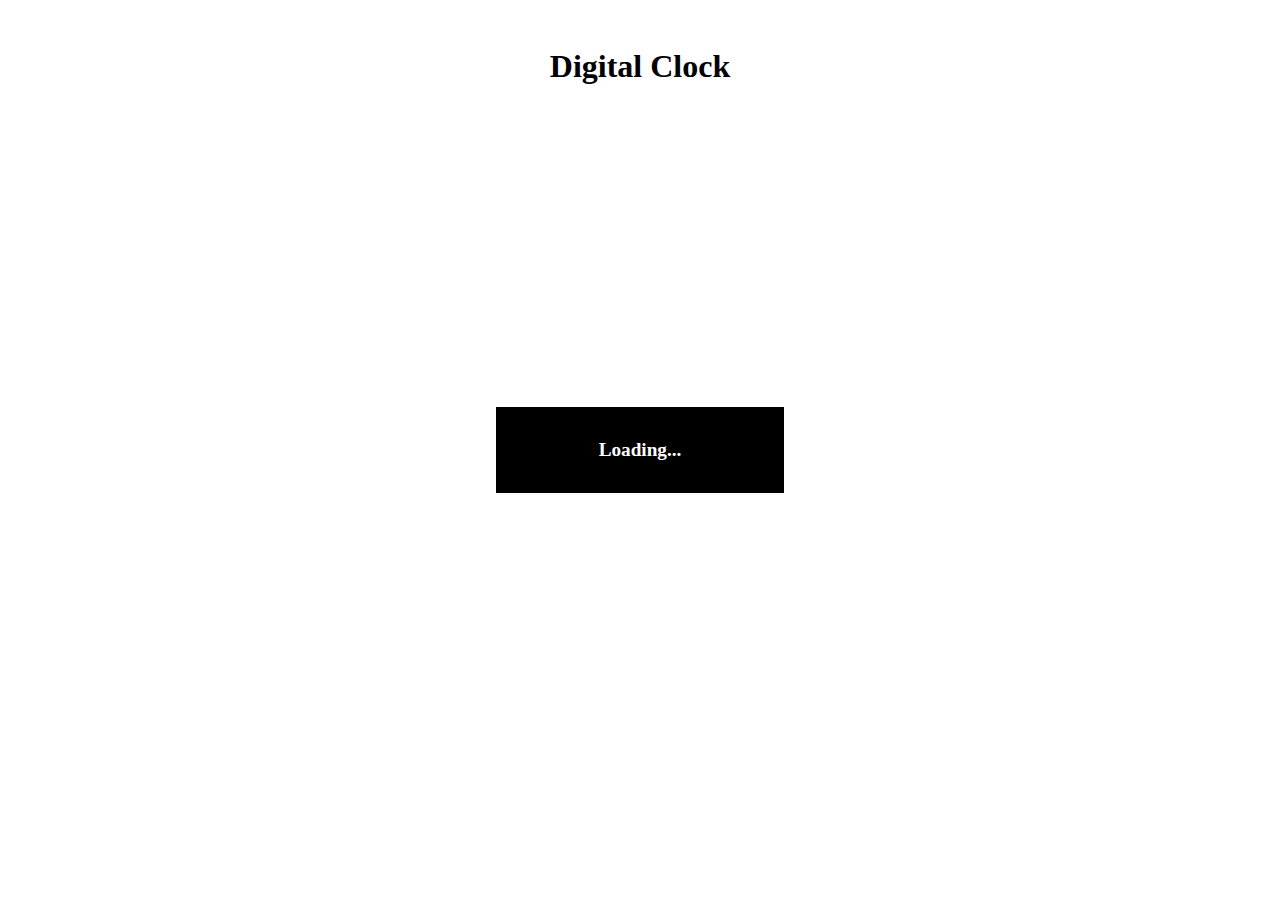
<file: Day8/index.html>
<!DOCTYPE html>
<html lang="en">
<head>
    <meta charset="UTF-8">
    <meta name="viewport" content="width=device-width, initial-scale=1.0">
    <title>Day6 challenge </title>
    <link rel="stylesheet" href="style.css">
    <script src="main.js" defer></script>
</head>
<body>
<h1>Digital Clock</h1>
<div class="dig_clock">
    <div class="hr">Loading...</div>
</div>

</body>
</html>
</file>
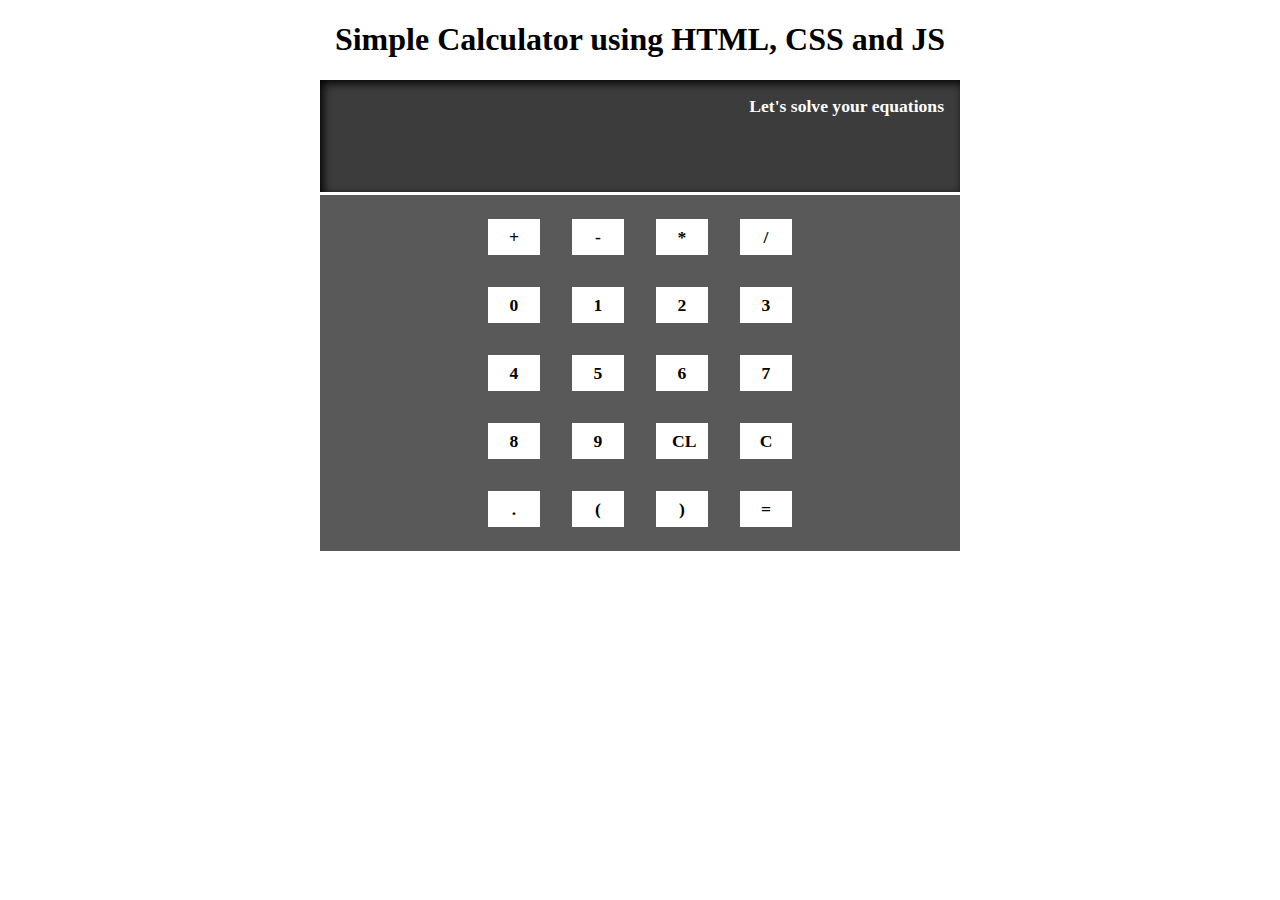
<file: Day9/index.html>
<!DOCTYPE html>
<html lang="en">
<head>
    <meta charset="UTF-8">
    <meta name="viewport" content="width=device-width, initial-scale=1.0">
    <title>Simple Calculator</title>
    <link rel="stylesheet" href="style.css">
    <script src="main.js" defer></script>
</head>
<body>

    <div>
        <h1>Simple Calculator using HTML, CSS and JS</h1>
    </div>

    <div class="main_calc">
        <div class="display">Let's solve your equations</div>
        <div class="main_input">
            <div class="second_div">
                <div class="bot_div">+</div>
                <div class="bot_div">-</div>
                <div class="bot_div">*</div>
                <div class="bot_div">/</div>
            </div>
            <div class="second_div">
                <div class="bot_div">0</div>
                <div class="bot_div">1</div>
                <div class="bot_div">2</div>
                <div class="bot_div">3</div>
            </div>
            <div class="second_div">
                <div class="bot_div">4</div>
                <div class="bot_div">5</div>
                <div class="bot_div">6</div>
                <div class="bot_div">7</div>
            </div>
            <div class="second_div">
                <div class="bot_div">8</div>
                <div class="bot_div">9</div>
                <div class="bot_div">CL</div>
                <div class="bot_div">C</div>
            </div>
            <div class="second_div">
                <div class="bot_div">.</div>
                <div class="bot_div">(</div>
                <div class="bot_div">)</div>
                <div class="bot_div">=</div>
            </div>
        </div>
    </div>

</body>
</html>

<!-- 
    shift+alt+select, alt+1/2/3(tab), ctrl+p, ctrl+b, ctrl+-/+(zoom),
    ctrl+\, ctrl+arrow(left right),  shift+ctrl+arrow, ctrl+/, 
    ctrl+d, shift+up/down/left/right(selct one line or letter),
    ctrl+shift+let/right/top/down(one line or one word)
 -->
</file>
<file: Day1/style.css>
body{
    margin:1rem;
    padding:0.5rem;
    box-sizing: border-box;
}
.passGen{
    margin-left:25%;
    margin-top:2rem;
}
.showPass{
    width:40%;
    background-color: rgb(94, 94, 167);
    margin-left: 25%;
}
.showPass h5{
    padding:5px;
    color:white;
    font-size:1.2rem;
}
</file>
<file: Day10/style.css>
*{
    margin:0;
    padding:0;
}
body {
    font-family: Arial, sans-serif;
    margin: 0;
    padding: 0;
    background:linear-gradient(to bottom,#fcce6c,rgb(245, 223, 98)); 
    box-sizing:border-box;
}

.container {
    background-color: #f1b253;
    margin: 0 auto;
    padding: 1rem;
    display: flex;
    align-items: center;
    gap:2rem;
}
.saturn_logo img{
    width:80px;
    height:50px;
    animation:rotateLogo 5000ms linear infinite;
}
.saturn_header h1{
    font-size: 2.2rem;
    color:rgb(255, 255, 255);
}
@keyframes rotateLogo {
    to{transform: rotate(0deg);}
    from{transform:rotate(360deg);}
}

.main_header {
    text-align: center;
    padding: 50px 0;
    transform: translateY(-5rem);
    margin: 0rem 0.5rem;
}
.main_header.show_anim{
    animation: mainHdr 500ms ease forwards;
}
@keyframes mainHdr {
    to{transform: translateY(0);}
}

.main_header h1 {
    margin-bottom: 1rem;
    font-size: 2rem;
}

.btn {
    display: inline-block;
    padding: 10px 20px;
    background-color: #f87800;
    color: #fff;
    text-decoration: none;
    border-radius: 5px;
    font-size: 1.2rem;
    font-weight:600;
    transition: background-color 0.3s ease;
}

.btn:hover {
    background-color: #fcb901;
}

.features {
    text-align: center;
    padding: 50px 0;
    overflow-x: hidden;
    position:relative;
}
.features h2{
    padding-bottom:2.5rem;
    margin:0rem 0.5rem;
}
.feature{
    margin-bottom: 30px;
    padding:4rem 2rem;
    width:50%;
    margin:0 auto;
    background-color: #f5a030;
    border-radius: 20px;
    border:1px solid white;
    box-shadow:inset 0px 0px 5px black,
    8px 8px 5px 8px rgba(255, 166, 0, 0.2),
    2px 2px 10px rgb(231, 141, 68);
}
.feature h3{
    padding-bottom:2rem;
}
.feature.f1,.feature.f3{
    transform: translateX(-30%);
}
.feature.f2{
    transform: translateX(30%);
}
.features.show_anim .feature{
    animation:fAnim 500ms ease forwards;
}
@keyframes fAnim {
    to{transform:translateX(0)}
}
.features div+div{
    margin-top: 3rem;
}
.circle{
    position:absolute;
    width:700px;
    height:700px;
    border-radius: 50%;
    background:rgb(255, 174, 0);
    top:5%;
    left:5%;
    z-index: -10;
    filter:blur(5px);
    opacity:0.3;
    animation:cAnim 1000ms ease infinite;
}
@keyframes cAnim {
    0%{transform:scale(1)}
    50%{transform:scale(0.5)}
    100%{transform:scale(1)}
}

.roadmap {
    text-align: center;
    padding: 50px 0;
    overflow-x: hidden;
}
.roadmap h2{
    padding-bottom: 2.5rem;
}
.roadmap-item {
    padding:4rem 2rem;
    width:50%;
    margin:0 auto;
    background-color: #ffcf4a;
    border-radius: 20px;
    border:1px solid white;
    box-shadow:inset 0px 0px 5px black,
    8px 8px 5px 8px rgba(255, 166, 0, 0.2),
    2px 2px 10px rgb(231, 141, 68);
}
.roadmap-item h3{
    padding-bottom:1.5rem;
}
.roadmap-item.r1,.roadmap-item.r3{
    transform: translateX(-30%);
}
.roadmap-item.r2,.roadmap-item.r4{
    transform: translateX(30%);
}
.roadmap.show_anim .roadmap-item{
    animation:fAnim 500ms ease forwards;
}
.roadmap div+div{
    margin-top:3rem;
}

.jokes {
    text-align: center;
    padding: 50px 0;
}

.jokes{
    text-align:center;
    overflow-x: hidden;
}
.jokes h2{
    padding-bottom:2.5rem;
    text-align: center;
}
.joke {
    margin-bottom: 20px;
    padding: 20px;
    border-radius: 5px;
}
.joke li{
    width:90%;
    margin:0 auto;
    list-style:circle;
    font-size:1.1rem;
}

.yt_vid{
    display:flex;
    flex-direction:row;
    justify-content: center;
    gap:2rem;
    margin-bottom:2rem;
}
.ytvid_main h2{
    padding-bottom:2.5rem;
    text-align: center;
}
.yt_vid iframe{
    width:90%;
    border-radius:20px;
}

.partner_section{
    margin-bottom:2rem;
}
.partner_section h2{
    padding-bottom:2.5rem;
    text-align: center;
    color:black;
}
.partner_section ul{
    display:flex;
    flex-direction: row;
    gap: 2rem;
    justify-content: center;
}
.partner_section ul li{
    list-style: none;
}
.partner_section a{
    text-decoration: none;
    color:white;
    padding:1rem;
    background-color: #f87800;
    color: #fff;
    border-radius: 5px;
    font-size: 1.2rem;
    font-weight:600;
    transition: background-color 0.3s ease;
}
.partner_section a:hover{
    background-color: #fcb901;
}
footer {
    background-color: #f1cc53;
    color: #000000;
    text-align: center;
    padding: 20px 0;
}




/* Media Queries */

@media only screen and (max-width: 768px) {
    .container {
        flex-direction: row;
        padding-top:1rem;
        gap:1rem;
        align-items: center;
    }

    .nav-links {
        margin-top: 20px;
        display: none;
    }

    .nav-links.active {
        display: flex;
        flex-direction: column;
        align-items: center;
    }

    .nav-links li {
        margin: 10px 0;
    }
    .feature{
        width:70%;
    }
    .roadmap-item {
        width:70%;
    }
    .roadmap-item p, .feature p{
        line-height: 1.5rem;
        font-size:1.05rem;
    }
    .joke li{
        line-height: 1.5rem;
    }
    .yt_vid{
        flex-direction:column;
        text-align: center;
    }
    .partner_section ul{
        flex-direction: column;
    }
    .partner_section li{
        margin-bottom:1rem;
    }

}
</file>
<file: Day11/style.css>
body{
    margin:0;
    padding:0;
    box-sizing: border-box;
    text-align: center;
    font-family: Georgia, 'Times New Roman', Times, serif;
}
.pulse_btn{
    width:350px;
    margin:0 auto;
    background-color: rgb(104, 101, 101);
    display:flex;
    justify-content: center;
    padding:2rem 1rem;
    gap:0.5rem;
}
.inp input{
    background-color:unset;
    height:35px;
    width:220px;
    font-size:1.1rem;
    color:white;
    outline:none;
    border:1px solid white;
    padding-left:0.5rem;
    padding-right:2.2rem;
}
.inp{
    position: relative;
}
.inp input::placeholder{
    color:rgb(187, 183, 183);
}
.inp input:focus{
    box-shadow: 0 0 5px 1px blue;
}
span{
    display:none;
    z-index: 10;
}
span img{
    width:30px;
    position: absolute;
    top:0.3rem;
    right:0.3rem;
    cursor: pointer;
    filter: invert(93%) sepia(100%) saturate(0%) hue-rotate(248deg) brightness(106%) contrast(106%);
}
.btn input{
    width:80px;
    height:40px;
    font-size:1.1rem;
    cursor: pointer;
}
</file>
<file: Day12/style.css>
body{
    margin:0;
    padding:0;
    box-sizing: border-box;
    text-align: center;
    font-family: Georgia, 'Times New Roman', Times, serif;
}
.result{
    background-color: rgba(84, 84, 248, 0.959);
    border-radius: 20px;
    color:white;
}
.header_res{
    font-size:1.1rem;
    font-weight: 600;
    padding-top:2rem;
}
.circle_res{
    width:200px;
    height:200px;
    border-radius: 50%;
    background-color: blue;
    margin:0 auto;
    margin-top: 2rem;
}
.circle_res :nth-child(1){
    font-size: 2.2rem;
    font-weight: 800;
    padding-top:4rem;
}
.great_res{
    margin-top:2rem;
}
.desc_res{
    padding:1rem 1rem;
    font-size:1.2rem;
    padding-bottom:2rem;
    line-height: 1.6rem;
}
.summary{
    padding:2rem 1rem;
}
.summary_header{
    font-size: 1.2rem;
    text-align: left;
}
.s_main{
    background-color: rgb(197, 137, 118);
    display:flex;
    justify-content: space-between;
    padding:0 1rem;
    justify-items: center;
    margin-bottom: 1rem;
    border-radius: 20px;
}
.s1{
    display:flex;
    gap:1rem;
    justify-items: center;
}
.s1 img{
    width:25px;
    height:25px;
    margin-top:1rem;
}
.s2{
    margin-top:0.2rem;
}
.continue{
    margin:2rem auto;
    margin-bottom:1rem;
    background-color:rgb(32, 32, 116);
    padding:1rem 0rem;
    width:50%;
    border-radius: 20px;
    color:white;
    font-size: 1.2rem;
    font-weight: 600;
    cursor: pointer;
}

@media (min-width:726px) {
    .main_sec{
        display:flex;
        justify-content: center;
        justify-items: center
    }
    .summary{
        background-color: white;
        box-shadow: 2px 2px 8px rgb(214, 205, 205);
        width:350px;
    }
}
</file>
<file: Day14/style.css>
body{
    margin:0;
    padding:0;
    box-sizing: border-box;
    text-align: center;
    font-family: Georgia, 'Times New Roman', Times, serif;
}
.element{
    background-image: url('http://source.unsplash.com/random/100x100');
    position:relative;
    width:100px;
    height:100px;
    top:5px;
    left:5px;
    cursor: pointer;
}
.myDiv{
    display:inline-block;
    height:110px;
    width:110px;
    margin:10px;
    background-color: black;
    border: 1px solid black;;
}
.hold{
    border:3px solid rgb(86, 250, 53);
}
.hovered{
    background-color: rgb(190, 0, 0);
    border-style: dashed;
}
.invisible{
    display:none;
}
</file>
<file: Day15/style.css>
body{
    box-sizing: border-box;
}
*{
    margin:0;
    padding:0;
}

.main_header{
    padding:0.5rem 2rem;
    border-bottom: 1px solid black;
    display:flex;
    flex-direction: column;
}
.header_name{
    font-size: 2.2rem;
    font-weight: 800;
    text-align: center;
    padding:0.5rem 0rem;
}
nav{
    display:flex;
    flex-direction: column;
    gap:1rem;
    padding:1rem 0rem;
    text-align: center;
    font-size: 1.1rem;
    font-weight: 600;
    color:rgb(30, 163, 163);
}
nav a{
    text-decoration: none;
    color:unset;
}

.contact_logos{
    display:flex;
    gap:1.5rem;
    justify-content: center;
    padding-top:1rem;
    justify-items: center;
}
.contact_logos a{
    text-decoration: none;
    color:unset;
}

.main_intro{
    padding:2rem 0.5rem;
    display: flex;
    flex-direction: column;
}
.left_side{
    padding-top:1rem;
}
.left_side img{
    width:100%;
}
.right_side{
    padding-top:1rem;
}
.right_side h1{
    font-size:1.2rem;
}
.right_side p{
    padding-top:0.5rem;
    font-size: 1.1rem;
    line-height: 1.6rem;
}
.contacts{
    display:flex;
    gap:1.5rem;
    padding:1rem 0rem;
}
.contacts button{
    padding:0.5rem;
    font-size: 1.1rem;
    font-weight: 600;
}

.skills_header{
    font-size:1.2rem;
    text-align: center;
    padding: 1rem 0rem;
}
.main_skills{
    padding:1rem 0.5rem;
    display: grid;
    grid-template-columns: repeat(1,1fr);
    gap:1rem;
}
.main_skills > div{
    width:100%;
    height:40px;
    background:rgb(33, 41, 68);
    border-radius: 20px;
}
.main_skills > div > div{
    height:35px;
    background-color: white;
    margin-top:0.125rem;
    margin-left:0.2rem;
    border-radius: 20px;
}
.eight{
    width:80%;
}
.seven{
    width:70%;
}
.six{
    width:60%;
}
.five{
    width:50%;
}
.main_skills p{
    padding-top:0.5rem;
    padding-left:0.5rem;
    font-size:1.1rem;
}

.projects_header{
    font-size:1.2rem;
    text-align: center;
    padding: 1rem 0rem;
    padding-top:2rem;
}
.projects_main{
    display:grid;
    grid-template-columns:repeat(1,1fr);
    padding-top:1rem;
}
.projectLists{
    text-align: center;
    border-radius: 20px;
    box-shadow:1px 1px 3px 0px rgb(33, 41, 68);
    padding:1rem 0.5rem;
    width:90%;
    margin:0 auto;
}
.img_proj{
    display: flex;
    justify-content: center;
    align-items: center;
}
.projectLists > div >  img{
    width:80%;
}
.projectLists p{
    padding-top:0.5rem;
    font-size:1.1rem;
    font-weight: 600;
    padding-bottom:1rem;
}
.projectLists a{
    text-decoration: none;
    color:unset;
    font-size: 1.1rem;
    cursor:pointer;
    background-color: rgb(67, 175, 175);
    color:white;
    padding:0.4rem;
    margin-top:2rem;
}

.contacts_header{
    font-size:1.2rem;
    text-align: center;
    padding: 1rem 0rem;
    padding-top:2rem;
}
.contacts{
    display:flex;
    flex-direction: column;
    gap:1rem;
    justify-content: center;
    text-align: center;
}

footer{
    padding:1rem 0.5rem;
    margin-top:2rem;
    text-align:center;
}

@media (min-width:750px) {
    .main_header{
        flex-direction: row;
        justify-content: space-between;
    }
    nav{
        flex-direction: row;
        text-align:unset;
    }
    .contact_logos{
        justify-content: flex-end;
        padding-right:2rem;
    }
    .main_intro{
        flex-direction: row;
        padding:1rem;
        padding-top:2rem;
        gap:1rem;
    }
    .right_side{
        padding:1rem;
        padding-top:2rem;
        margin-top:5rem;
    }
    .right_side p{
        padding-top:1.5rem;
    }
    .contacts{
        flex-direction: row;
        justify-content: flex-start;
        padding-top:1.5rem;
    }
    .main_skills > div > div{
        background-color: rgb(67, 175, 175);
        color:white;
    }
    .skills_header{
        padding-top:2rem;
    }
    button{
        background-color: rgb(67, 175, 175);
        color:white;
        outline: none;
        border: none;
        cursor:pointer;
    }
    .main_skills{
        grid-template-columns: repeat(2,1fr);
    }
    .main_projects{
        display:grid;
        grid-template-columns:repeat(2,1fr);
    }
    .projectLists p{
        padding-top: 1.5rem;
    }
    .contacts{
        flex-direction: row;
        justify-content: center;
        gap:2rem;
    }
    footer{
        border-top: 1px solid black;
    }
    .projectLists > div >  img{
        width:80%;
        height:280px;
    }
    .contact_logos{
        gap:2.5rem;
    }
}
</file>
<file: Day2/style.css>
body{
    box-sizing: border-box;
}
*{
    margin:0;
    padding:0;
}
h1,p{
    text-align:center;
    padding:1rem 0rem;
}
.emojies{
    font-size:3rem;
    display:flex;
    gap:4rem;
    justify-content: center;
    margin-top: 2rem;
    justify-items: center;
    align-items: center;
}
.emojies div{
    cursor: pointer;
}
.happy{
    color:green;
}
.sad{
    color:rgb(172, 72, 72);
}
.angry{
    color:red;
}
.main{
    margin-top:3rem;
    display:grid;
    grid-template-columns: repeat(8,1fr);
    gap : 2rem;
    justify-items: center;
}
.main div{
    width:100px;
    height:100px;
    background-color: black;
    cursor: pointer;
}
</file>
<file: Day4/style.css>
body{
    margin:0;
    padding:0;
    box-sizing: border-box;
    text-align: center;
}
.green{
    color:green;
}
.red{
    color:red;
}
</file>
<file: Day5/style.css>
body{
    margin:1rem;
    padding:1rem;
    box-sizing: border-box;
    text-align: center;
}
.div1{
    background-color: rgb(201, 236, 225);
}
.div2_main{
    background-color: rgb(79, 95, 86);
}
.div3{
    background-color: rgb(227, 194, 255);
}
.div1, .div2_main, .div3{
    margin-top:4rem;
    margin-bottom:2rem;
    padding:2rem 1rem;
}
.div1 p, .div3 p{
    font-size:1.2rem;
    line-height: 1.6rem;
    letter-spacing: 0.3rem;
    word-spacing: 1rem;
}
.div2_main{
    display:flex;
    justify-content: center;
    justify-items: center;
    gap:2rem;
}
.div2_main div{
    padding:1rem;
    flex-basis: 100%;
    background-color: rgb(245, 232, 216);
}
.div2_main :hover{
    transform:scale(0.95);
}
.div2_main div>p{
    font-size:1.2rem;
    line-height: 1.6rem;;
}
.anim{
    animation: anm1 1000ms ease ;
    overflow-x: hidden;
}
@keyframes anm1 {
    0%{transform:translateX(100px); opacity:0.5;}
    100%{transform:translateX(0px); opacity:1;}
}
</file>
<file: Day6/style.css>
body{
    margin:1rem;
    padding:1rem;
    box-sizing: border-box;
    text-align: center;
}
.main_nav{
    display:flex;
    justify-content: center;
    gap:2rem;
}
.div1{
    background-color: rgb(201, 236, 225);
}
.div2_main{
    background-color: rgb(79, 95, 86);
}
.div3{
    background-color: rgb(227, 194, 255);
}
.div1, .div2_main, .div3{
    margin-top:4rem;
    margin-bottom:2rem;
    padding:2rem 1rem;
}
.div1 p, .div3 p{
    font-size:1.2rem;
    line-height: 1.6rem;
    letter-spacing: 0.3rem;
    word-spacing: 1rem;
}
.div2_main{
    display:flex;
    justify-content: center;
    justify-items: center;
    gap:2rem;
}
.div2_main div{
    padding:1rem;
    flex-basis: 100%;
    background-color: rgb(245, 232, 216);
}
.div2_main :hover{
    transform:scale(0.95);
}
.div2_main div>p{
    font-size:1.2rem;
    line-height: 1.6rem;;
}
.anim{
    animation: anm1 1000ms ease ;
    overflow-x: hidden;
}
@keyframes anm1 {
    0%{transform:translateX(100px); opacity:0.5;}
    100%{transform:translateX(0px); opacity:1;}
}
</file>
<file: Day7/style.css>
body{
    margin:0;
    padding:0;
    box-sizing: border-box;
    text-align: center;
}
.main{
    position:relative;
}
.main_nav{
    display:none;
}

@keyframes aAlim {
    0%{opacity:0;}
    90%{opacity:0;}
    100%{opacity:1;}
}
@keyframes insetAlim {
    from{inset: 0 0 0 100%;}
    to{inset: 0 0 0 0%;}
}
@keyframes RaAlim {
    100%{opacity:1;}
    10%{opacity:1;}
    0%{opacity:0;}
}
@keyframes RinsetAlim {
    from{inset: 0 0 0 0%;}
    to{inset: 0 0 0 100%;}
}
.main_nav div + div{
    margin-top:1rem;
}
.main_nav a{
    text-decoration: none;
    color:black;
}
.opening, .closing{
    font-size: 1.2rem;
    cursor:pointer;
    margin-bottom: 2rem;
    color:blue;
    padding:1rem;
}
.closing{
    display:none;
}

@media (min-width:900px){
    .opening, .closing{
        display: none;
    }
    .main_nav{
        display:flex;
        justify-content: center;
        gap:2rem;
    }
    .main_nav div + div{
        margin-top:unset;
    }
}
</file>
<file: Day8/style.css>
body{
    margin:0;
    padding:0;
    box-sizing: border-box;
    text-align: center;
    font-family: Georgia, 'Times New Roman', Times, serif;
}
h1{
    margin-bottom:2rem;
    margin-top:3rem;
}
.dig_clock{
    position: absolute;
    top:50%;
    left:50%;
    transform:translate(-50%,-50%);
    background-color:black;
    color:white;
    width:12rem;
    padding:2rem 3rem;
    word-spacing: 0.5rem;
    font-size: 1.2rem;
    font-weight: 600;
}
</file>
<file: Day9/style.css>
body{
    margin:0;
    padding:0;
    box-sizing: border-box;
    text-align: center;
    font-family: Georgia, 'Times New Roman', Times, serif;
}
.main_calc{
    width:50%;
    margin:0 auto;
}
.display{
    margin:0 auto;
    margin-top:1rem;
    margin-bottom: 0.2rem;
    padding:1rem;
    background-color: rgb(61, 60, 60);
    color:white;
    text-align: right;
    font-size:1.1rem;
    font-weight: 600;
    overflow-x: hidden;
    text-overflow:ellipsis;
    height:80px;
    box-shadow: inset 3px 3px 10px  black;
}
.main_input{
    margin:0 auto;
    background:rgb(90, 89, 89);
    display:grid;
    grid-template-columns: repeat(1,1fr);
    gap:2rem;
    padding:1.5rem 1rem;
}
.second_div{
    display:flex;
    gap:2rem;
    justify-content: center;
    justify-items: center;
    align-items: center;
}
.second_div div{
    background-color: white;
    padding:0.5rem 1rem;
    cursor: pointer;
    font-size:1.1rem;
    font-weight:800;
}
.bot_div{
    width:20px;
    height:20px;
}

@media (max-width:900px){
    .main_calc{width:90%;}
}
</file>
